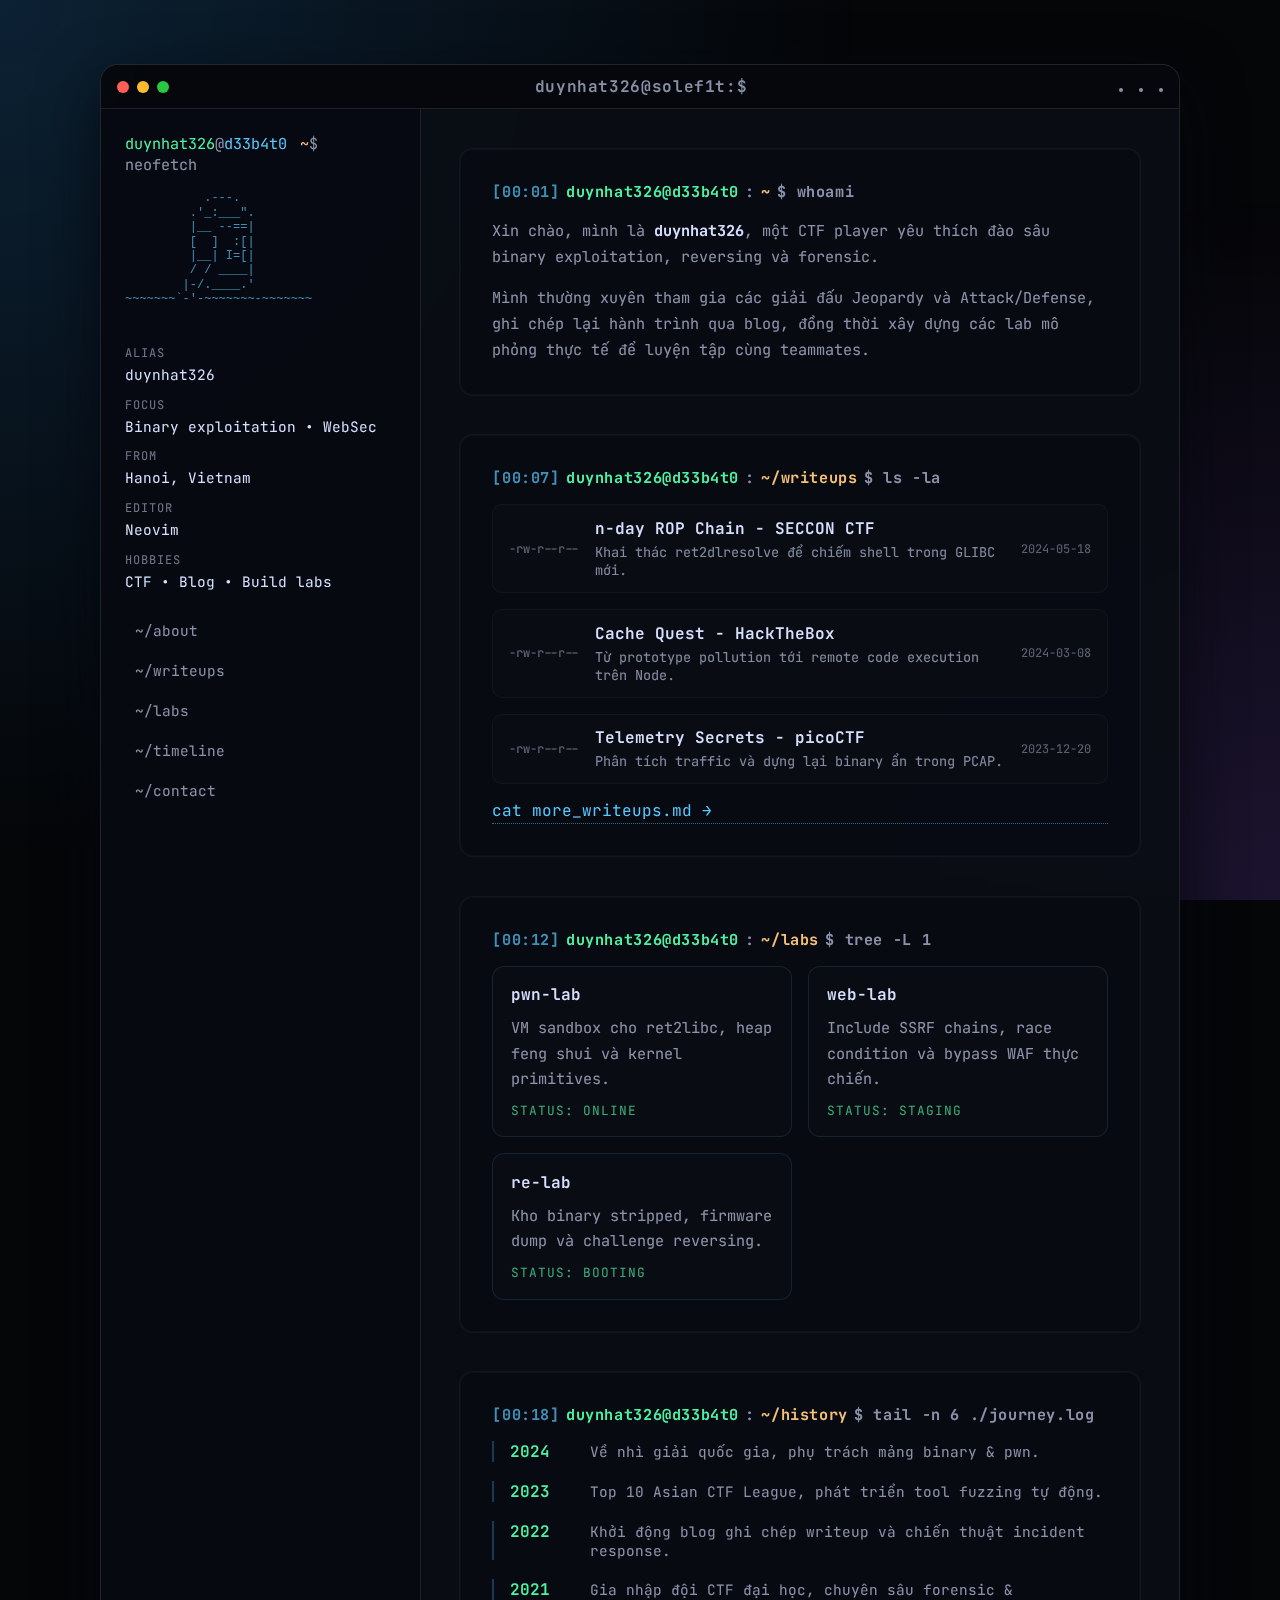
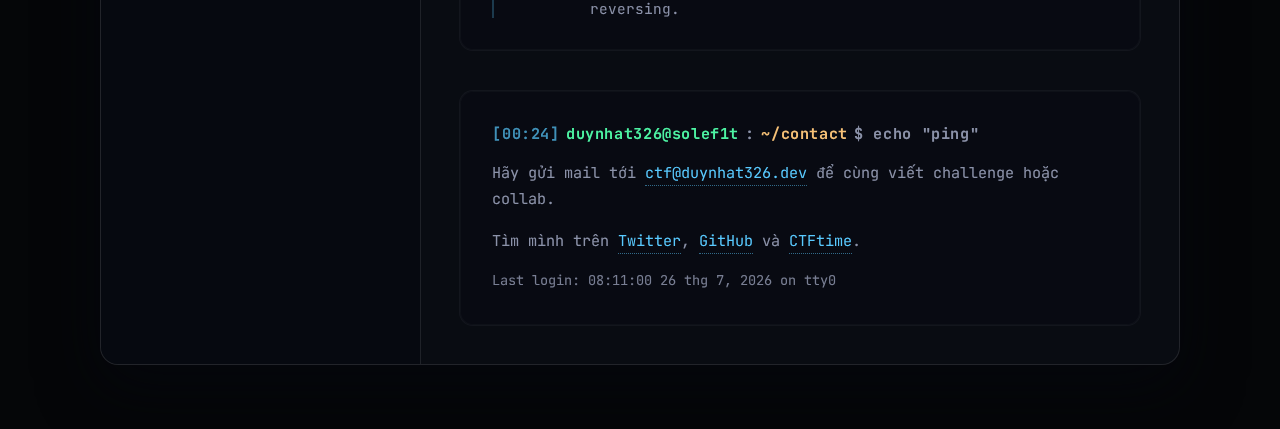
<file: index.html>
<!DOCTYPE html>
<html lang="vi">
<head>
    <meta charset="UTF-8" />
    <meta name="viewport" content="width=device-width, initial-scale=1.0" />
    <title>Solef1t - Personal Blog</title>
    <link rel="preconnect" href="https://fonts.googleapis.com" />
    <link rel="preconnect" href="https://fonts.gstatic.com" crossorigin />
    <link href="https://fonts.googleapis.com/css2?family=JetBrains+Mono:wght@400;500;600;700&display=swap" rel="stylesheet" />
    <link rel="stylesheet" href="assets/css/styles.css" />
</head>
<body>
    <div class="background"></div>
    <div class="window">
        <header class="window__bar" role="presentation">
            <div class="traffic-lights" aria-hidden="true">
                <span class="traffic traffic--close"></span>
                <span class="traffic traffic--min"></span>
                <span class="traffic traffic--max"></span>
            </div>
            <div class="window__title">duynhat326@solef1t:$</div>
            <div class="window__actions">
                <span class="dot"></span>
                <span class="dot"></span>
                <span class="dot"></span>
            </div>
        </header>
        <div class="window__body">
            <aside class="sidebar">
                <div class="sidebar__header">
                    <div class="prompt">
                        <span class="prompt__user">duynhat326</span>@<span class="prompt__host">d33b4t0</span>
                        <span class="prompt__path">~</span>$ neofetch
                    </div>
                    <pre class="ascii" aria-hidden="true">
           .---.           
         .'_:___".         
         |__ --==|         
         [  ]  :[|         
         |__| I=[|         
         / / ____|         
        |-/.____.'         
~~~~~~~`-'-~~~~~~~-~~~~~~~ 
                    </pre>
                </div>
                <dl class="facts">
                    <div>
                        <dt>Alias</dt>
                        <dd>duynhat326</dd>
                    </div>
                    <div>
                        <dt>Focus</dt>
                        <dd>Binary exploitation • WebSec</dd>
                    </div>
                    <div>
                        <dt>From</dt>
                        <dd>Hanoi, Vietnam</dd>
                    </div>
                    <div>
                        <dt>Editor</dt>
                        <dd>Neovim</dd>
                    </div>
                    <div>
                        <dt>Hobbies</dt>
                        <dd>CTF • Blog • Build labs</dd>
                    </div>
                </dl>
                <nav class="sidebar__nav" aria-label="Điều hướng">
                    <a href="#about" class="nav-link">~/about</a>
                    <a href="#writeups" class="nav-link">~/writeups</a>
                    <a href="#labs" class="nav-link">~/labs</a>
                    <a href="#timeline" class="nav-link">~/timeline</a>
                    <a href="#contact" class="nav-link">~/contact</a>
                </nav>
            </aside>
            <main class="terminal" id="terminal" tabindex="-1">
                <section id="about" class="section">
                    <h1 class="prompt-line">
                        <span class="prompt-line__prefix">[00:01]</span>
                        <span class="prompt-line__user">duynhat326@d33b4t0</span>:<span class="prompt-line__path">~</span>$ whoami
                    </h1>
                    <p>
                        Xin chào, mình là <strong>duynhat326</strong>, một CTF player yêu thích đào sâu binary exploitation, reversing và forensic.
                    </p>
                    <p>
                        Mình thường xuyên tham gia các giải đấu Jeopardy và Attack/Defense, ghi chép lại hành trình qua blog, đồng thời xây dựng các lab mô phỏng thực tế để luyện tập cùng teammates.
                    </p>
                </section>
                <section id="writeups" class="section">
                    <h2 class="prompt-line">
                        <span class="prompt-line__prefix">[00:07]</span>
                        <span class="prompt-line__user">duynhat326@d33b4t0</span>:<span class="prompt-line__path">~/writeups</span>$ ls -la
                    </h2>
                    <ul class="listing">
                        <li>
                            <span class="listing__tag">-rw-r--r--</span>
                            <div class="listing__meta">
                                <a href="#" class="listing__title">n-day ROP Chain - SECCON CTF</a>
                                <span class="listing__desc">Khai thác ret2dlresolve để chiếm shell trong GLIBC mới.</span>
                            </div>
                            <time class="listing__time">2024-05-18</time>
                        </li>
                        <li>
                            <span class="listing__tag">-rw-r--r--</span>
                            <div class="listing__meta">
                                <a href="#" class="listing__title">Cache Quest - HackTheBox</a>
                                <span class="listing__desc">Từ prototype pollution tới remote code execution trên Node.</span>
                            </div>
                            <time class="listing__time">2024-03-08</time>
                        </li>
                        <li>
                            <span class="listing__tag">-rw-r--r--</span>
                            <div class="listing__meta">
                                <a href="#" class="listing__title">Telemetry Secrets - picoCTF</a>
                                <span class="listing__desc">Phân tích traffic và dựng lại binary ẩn trong PCAP.</span>
                            </div>
                            <time class="listing__time">2023-12-20</time>
                        </li>
                    </ul>
                    <a class="inline-link" href="#">cat more_writeups.md →</a>
                </section>
                <section id="labs" class="section">
                    <h2 class="prompt-line">
                        <span class="prompt-line__prefix">[00:12]</span>
                        <span class="prompt-line__user">duynhat326@d33b4t0</span>:<span class="prompt-line__path">~/labs</span>$ tree -L 1
                    </h2>
                    <div class="lab-grid">
                        <article class="lab">
                            <header class="lab__header">pwn-lab</header>
                            <p>VM sandbox cho ret2libc, heap feng shui và kernel primitives.</p>
                            <span class="lab__status">status: online</span>
                        </article>
                        <article class="lab">
                            <header class="lab__header">web-lab</header>
                            <p>Include SSRF chains, race condition và bypass WAF thực chiến.</p>
                            <span class="lab__status">status: staging</span>
                        </article>
                        <article class="lab">
                            <header class="lab__header">re-lab</header>
                            <p>Kho binary stripped, firmware dump và challenge reversing.</p>
                            <span class="lab__status">status: booting</span>
                        </article>
                    </div>
                </section>
                <section id="timeline" class="section">
                    <h2 class="prompt-line">
                        <span class="prompt-line__prefix">[00:18]</span>
                        <span class="prompt-line__user">duynhat326@d33b4t0</span>:<span class="prompt-line__path">~/history</span>$ tail -n 6 ./journey.log
                    </h2>
                    <ol class="timeline">
                        <li>
                            <span class="timeline__year">2024</span>
                            <span class="timeline__event">Về nhì giải quốc gia, phụ trách mảng binary &amp; pwn.</span>
                        </li>
                        <li>
                            <span class="timeline__year">2023</span>
                            <span class="timeline__event">Top 10 Asian CTF League, phát triển tool fuzzing tự động.</span>
                        </li>
                        <li>
                            <span class="timeline__year">2022</span>
                            <span class="timeline__event">Khởi động blog ghi chép writeup và chiến thuật incident response.</span>
                        </li>
                        <li>
                            <span class="timeline__year">2021</span>
                            <span class="timeline__event">Gia nhập đội CTF đại học, chuyên sâu forensic &amp; reversing.</span>
                        </li>
                    </ol>
                </section>
                <section id="contact" class="section">
                    <h2 class="prompt-line">
                        <span class="prompt-line__prefix">[00:24]</span>
                        <span class="prompt-line__user">duynhat326@solef1t</span>:<span class="prompt-line__path">~/contact</span>$ echo "ping"
                    </h2>
                    <p>Hãy gửi mail tới <a class="inline-link" href="mailto:ctf@duynhat326.dev">ctf@duynhat326.dev</a> để cùng viết challenge hoặc collab.</p>
                    <p>Tìm mình trên <a class="inline-link" href="https://twitter.com" rel="noopener" target="_blank">Twitter</a>, <a class="inline-link" href="https://github.com" rel="noopener" target="_blank">GitHub</a> và <a class="inline-link" href="https://ctftime.org" rel="noopener" target="_blank">CTFtime</a>.</p>
                    <p class="last-login">Last login: <span id="last-login">--</span> on tty0</p>
                </section>
            </main>
        </div>
    </div>
    <script src="assets/js/script.js"></script>
</body>
</html>
</file>
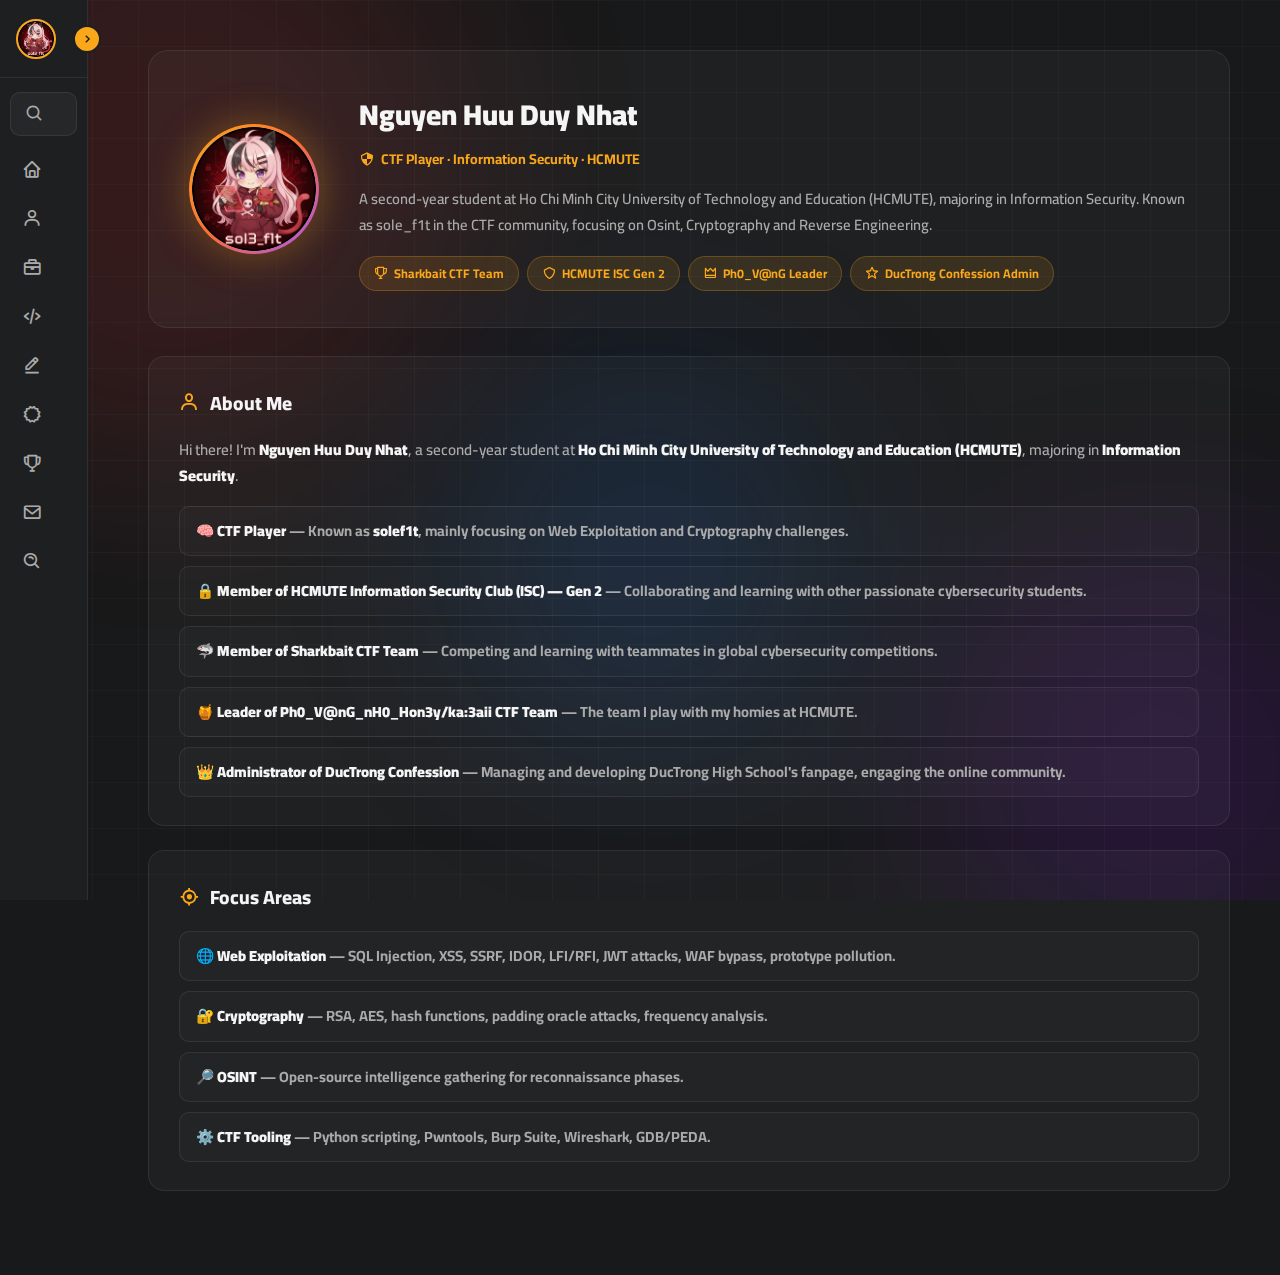
<file: about.html>
<!DOCTYPE html>
<html lang="en">
<head>
  <meta charset="UTF-8" />
  <meta name="viewport" content="width=device-width, initial-scale=1.0" />
  <title>About — Sole_f1t</title>
  <meta name="description" content="About Nguyen Huu Duy Nhat — Sole_f1t" />
  <link rel="icon" href="avatar.svg?v=2" type="image/svg+xml" />
  <link rel="preconnect" href="https://fonts.googleapis.com" />
  <link rel="preconnect" href="https://fonts.gstatic.com" crossorigin />
  <link href="https://fonts.googleapis.com/css2?family=Cairo:wght@300;400;500;600;700;800;900&family=JetBrains+Mono:wght@400;500;600&display=swap" rel="stylesheet" />
  <link href="https://unpkg.com/boxicons@2.1.4/css/boxicons.min.css" rel="stylesheet" />
  <link rel="stylesheet" href="assets/css/base.css" />
  <link rel="stylesheet" href="assets/css/about.css" />
</head>
<body>

  <div class="bg-animation" aria-hidden="true">
    <div class="shape shape-red"></div>
    <div class="shape shape-purple"></div>
    <div class="shape shape-blue"></div>
    <div class="grid-overlay"></div>
  </div>

  <nav class="sidebar closed" aria-label="Main navigation">
    <header>
      <div class="image-text">
        <span class="image"><img src="assets/img/avatar.png" alt="Sole_f1t avatar" loading="lazy" /></span>
        <div class="text logo-text">
          <span class="name">Sole_f1t</span>
          <span class="profession">CTF Player · Security</span>
        </div>
      </div>
      <i class="bx bx-chevron-right toggle"></i>
    </header>
    <div class="menu-bar">
      <div class="menu">
        <li class="search-box">
          <i class="bx bx-search icon"></i>
          <input type="text" placeholder="Search…" aria-label="Search" />
        </li>
        <ul class="menu-links">
          <li><a href="index.html"><i class="bx bx-home icon"></i><span class="text">Home</span></a></li>
          <li><a href="about.html"><i class="bx bx-user icon"></i><span class="text">About</span></a></li>
          <li><a href="experience.html"><i class="bx bx-briefcase icon"></i><span class="text">Experience</span></a></li>
          <li><a href="projects.html"><i class="bx bx-code-alt icon"></i><span class="text">Projects</span></a></li>
          <li><a href="writeups.html"><i class="bx bx-edit-alt icon"></i><span class="text">Write-ups</span></a></li>
          <li><a href="certificates.html"><i class="bx bx-certification icon"></i><span class="text">Certificates</span></a></li>
          <li><a href="rewards.html"><i class="bx bx-trophy icon"></i><span class="text">Rewards</span></a></li>
          <li><a href="contact.html"><i class="bx bx-envelope icon"></i><span class="text">Contact</span></a></li>
          <li><a href="search.html"><i class="bx bx-search-alt icon"></i><span class="text">Search</span></a></li>
        </ul>
      </div>
    </div>
  </nav>

  <nav class="mobile-nav" aria-label="Mobile navigation">
    <ul>
      <li><a href="index.html"><i class="bx bx-home"></i><span>Home</span></a></li>
      <li><a href="about.html"><i class="bx bx-user"></i><span>About</span></a></li>
      <li><a href="writeups.html"><i class="bx bx-edit-alt"></i><span>Write-ups</span></a></li>
      <li><a href="rewards.html"><i class="bx bx-trophy"></i><span>Rewards</span></a></li>
      <li><a href="search.html"><i class="bx bx-search-alt"></i><span>Search</span></a></li>
    </ul>
  </nav>

  <div class="l-main">
    <div class="page-wrapper">

      <!-- Profile Hero -->
      <div class="about-hero">
        <div class="about-avatar-wrap">
          <img src="assets/img/avatar.png" alt="Nguyen Huu Duy Nhat — Sole_f1t" loading="lazy" />
        </div>
        <div class="about-hero-info">
          <h1 class="about-name">Nguyen Huu Duy Nhat</h1>
          <p class="about-role">
            <i class="bx bx-shield-quarter"></i>
            CTF Player · Information Security · HCMUTE
          </p>
          <p class="about-bio">
            A second-year student at Ho Chi Minh City University of Technology and Education (HCMUTE),
            majoring in Information Security. Known as sole_f1t in the CTF community,
            focusing on Osint, Cryptography and Reverse Engineering.
          </p>
          <div class="about-badges">
            <span class="about-badge"><i class="bx bx-trophy"></i> Sharkbait CTF Team</span>
            <span class="about-badge"><i class="bx bx-shield"></i> HCMUTE ISC Gen 2</span>
            <span class="about-badge"><i class="bx bx-crown"></i> Ph0_V@nG Leader</span>
            <span class="about-badge"><i class="bx bx-star"></i> DucTrong Confession Admin</span>
          </div>
        </div>
      </div>

      <div class="content-card">
        <h2 class="card-title"><i class="bx bx-user"></i> About Me</h2>
        <p style="color:var(--text-muted);font-size:.95rem;line-height:1.75;margin-bottom:16px;font-weight:600;">
          Hi there! I'm <strong style="color:var(--text)">Nguyen Huu Duy Nhat</strong>, a second-year student at
          <strong style="color:var(--text)">Ho Chi Minh City University of Technology and Education (HCMUTE)</strong>,
          majoring in <strong style="color:var(--text)">Information Security</strong>.
        </p>
        <ul class="highlights">
          <li>🧠 <strong>CTF Player</strong> — Known as <strong>solef1t</strong>, mainly focusing on Web Exploitation and Cryptography challenges.</li>
          <li>🔒 <strong>Member of HCMUTE Information Security Club (ISC) — Gen 2</strong> — Collaborating and learning with other passionate cybersecurity students.</li>
          <li>🦈 <strong>Member of Sharkbait CTF Team</strong> — Competing and learning with teammates in global cybersecurity competitions.</li>
          <li>🍯 <strong>Leader of Ph0_V@nG_nH0_Hon3y/ka:3aii CTF Team</strong> — The team I play with my homies at HCMUTE.</li>
          <li>👑 <strong>Administrator of DucTrong Confession</strong> — Managing and developing DucTrong High School's fanpage, engaging the online community.</li>
        </ul>
      </div>

      <div class="content-card">
        <h2 class="card-title"><i class="bx bx-target-lock"></i> Focus Areas</h2>
        <ul class="highlights">
          <li>🌐 <strong>Web Exploitation</strong> — SQL Injection, XSS, SSRF, IDOR, LFI/RFI, JWT attacks, WAF bypass, prototype pollution.</li>
          <li>🔐 <strong>Cryptography</strong> — RSA, AES, hash functions, padding oracle attacks, frequency analysis.</li>
          <li>🔎 <strong>OSINT</strong> — Open-source intelligence gathering for reconnaissance phases.</li>
          <li>⚙️ <strong>CTF Tooling</strong> — Python scripting, Pwntools, Burp Suite, Wireshark, GDB/PEDA.</li>
        </ul>
      </div>

    </div>
  </div>

  <button class="scroll-top-btn" id="scrollTopBtn" aria-label="Scroll to top">
    <i class="bx bx-chevron-up"></i>
  </button>

  <script src="assets/js/script.js"></script>
</body>
</html>
</file>
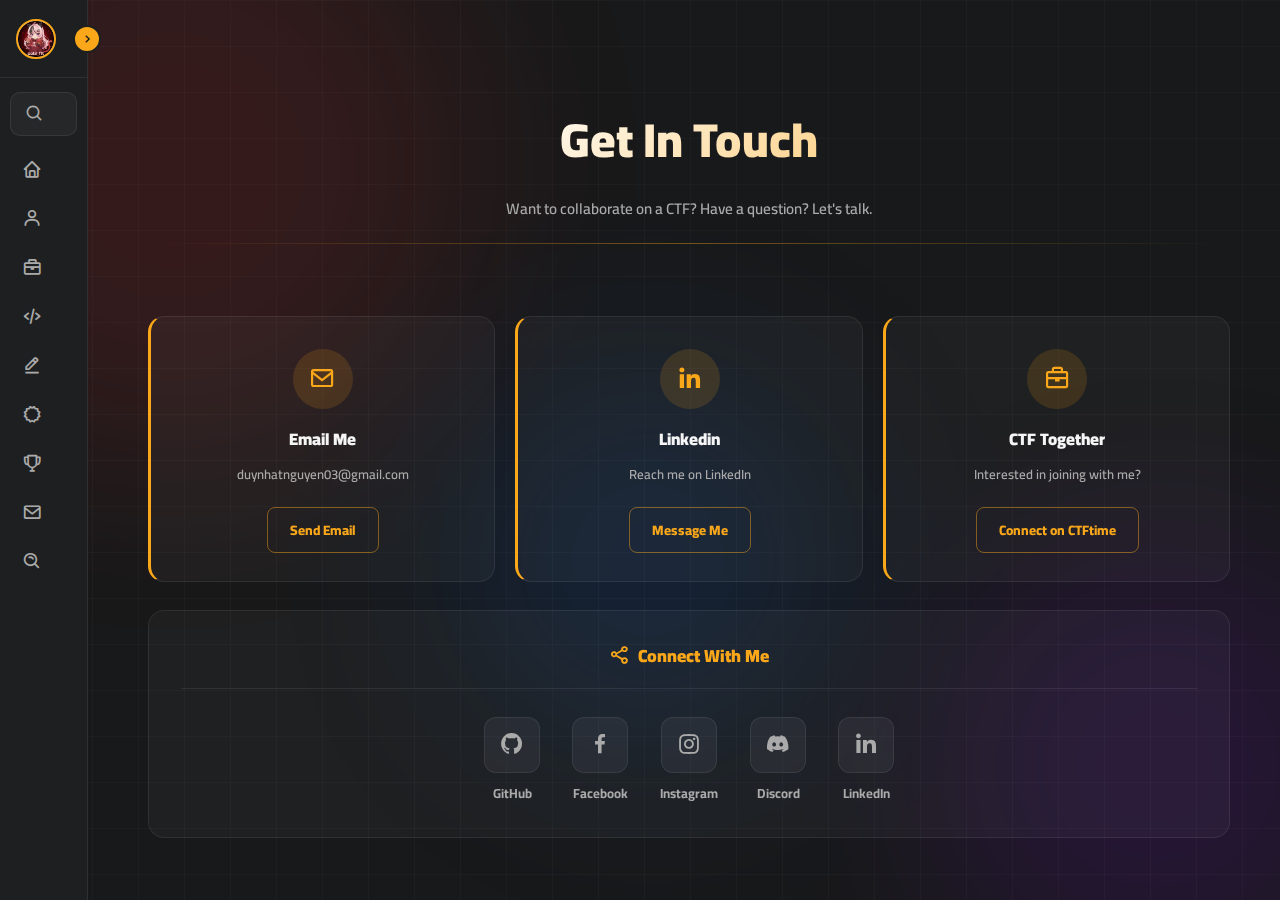
<file: contact.html>
<!DOCTYPE html>
<html lang="en">
<head>
  <meta charset="UTF-8" />
  <meta name="viewport" content="width=device-width, initial-scale=1.0" />
  <title>Contact — Sole_f1t</title>
  <meta name="description" content="Contact Sole_f1t — Nguyen Huu Duy Nhat" />
  <link rel="icon" href="avatar.svg?v=2" type="image/svg+xml" />
  <link rel="preconnect" href="https://fonts.googleapis.com" />
  <link rel="preconnect" href="https://fonts.gstatic.com" crossorigin />
  <link href="https://fonts.googleapis.com/css2?family=Cairo:wght@300;400;500;600;700;800;900&family=JetBrains+Mono:wght@400;500;600&display=swap" rel="stylesheet" />
  <link href="https://unpkg.com/boxicons@2.1.4/css/boxicons.min.css" rel="stylesheet" />
  <link rel="stylesheet" href="assets/css/base.css" />
  <link rel="stylesheet" href="assets/css/contact.css" />
</head>
<body>

  <div class="bg-animation" aria-hidden="true">
    <div class="shape shape-red"></div>
    <div class="shape shape-purple"></div>
    <div class="shape shape-blue"></div>
    <div class="grid-overlay"></div>
  </div>

  <nav class="sidebar closed" aria-label="Main navigation">
    <header>
      <div class="image-text">
        <span class="image"><img src="assets/img/avatar.png" alt="Sole_f1t avatar" loading="lazy" /></span>
        <div class="text logo-text">
          <span class="name">Sole_f1t</span>
          <span class="profession">CTF Player · Security</span>
        </div>
      </div>
      <i class="bx bx-chevron-right toggle"></i>
    </header>
    <div class="menu-bar">
      <div class="menu">
        <li class="search-box">
          <i class="bx bx-search icon"></i>
          <input type="text" placeholder="Search…" aria-label="Search" />
        </li>
        <ul class="menu-links">
          <li><a href="index.html"><i class="bx bx-home icon"></i><span class="text">Home</span></a></li>
          <li><a href="about.html"><i class="bx bx-user icon"></i><span class="text">About</span></a></li>
          <li><a href="experience.html"><i class="bx bx-briefcase icon"></i><span class="text">Experience</span></a></li>
          <li><a href="projects.html"><i class="bx bx-code-alt icon"></i><span class="text">Projects</span></a></li>
          <li><a href="writeups.html"><i class="bx bx-edit-alt icon"></i><span class="text">Write-ups</span></a></li>
          <li><a href="certificates.html"><i class="bx bx-certification icon"></i><span class="text">Certificates</span></a></li>
          <li><a href="rewards.html"><i class="bx bx-trophy icon"></i><span class="text">Rewards</span></a></li>
          <li><a href="contact.html"><i class="bx bx-envelope icon"></i><span class="text">Contact</span></a></li>
          <li><a href="search.html"><i class="bx bx-search-alt icon"></i><span class="text">Search</span></a></li>
        </ul>
      </div>
    </div>
  </nav>

  <nav class="mobile-nav" aria-label="Mobile navigation">
    <ul>
      <li><a href="index.html"><i class="bx bx-home"></i><span>Home</span></a></li>
      <li><a href="about.html"><i class="bx bx-user"></i><span>About</span></a></li>
      <li><a href="writeups.html"><i class="bx bx-edit-alt"></i><span>Write-ups</span></a></li>
      <li><a href="rewards.html"><i class="bx bx-trophy"></i><span>Rewards</span></a></li>
      <li><a href="search.html"><i class="bx bx-search-alt"></i><span>Search</span></a></li>
    </ul>
  </nav>

  <div class="l-main">
    <div class="page-wrapper">

      <!-- Page heading -->
      <div class="contact-page-head">
        <h1 class="contact-page-title">Get In Touch</h1>
        <p class="contact-page-sub">Want to collaborate on a CTF? Have a question? Let's talk.</p>
        <div class="contact-head-line"></div>
      </div>

      <!-- 3 main contact cards -->
      <div class="contact-cards">

        <div class="contact-main-card">
          <div class="cmc-icon"><i class="bx bx-envelope"></i></div>
          <div class="cmc-title">Email Me</div>
          <div class="cmc-sub">duynhatnguyen03@gmail.com</div>
          <a href="mailto:duynhatnguyen03@gmail.com" class="cmc-btn">Send Email</a>
        </div>

        <div class="contact-main-card">
          <div class="cmc-icon"><i class="bx bxl-linkedin"></i></div>
          <div class="cmc-title">Linkedin</div>
          <div class="cmc-sub">Reach me on LinkedIn</div>
          <a href="https://www.linkedin.com/in/solenguyen/" target="_blank" rel="noopener" class="cmc-btn">Message Me</a>
        </div>

        <div class="contact-main-card">
          <div class="cmc-icon"><i class="bx bx-briefcase"></i></div>
          <div class="cmc-title">CTF Together</div>
          <div class="cmc-sub">Interested in joining with me?</div>
          <a href="https://ctftime.org/team/398066" target="_blank" rel="noopener" class="cmc-btn">Connect on CTFtime</a>
        </div>

      </div>

      <!-- Social links panel -->
      <div class="contact-social-panel">
        <div class="csp-title"><i class="bx bx-share-alt"></i> Connect With Me</div>
        <div class="csp-divider"></div>
        <div class="csp-grid">

          <a href="https://github.com/duynhat326" target="_blank" rel="noopener" class="csp-link">
            <div class="csp-link-icon"><i class="bx bxl-github"></i></div>
            <span>GitHub</span>
          </a>

          <a href="https://www.facebook.com/duy.nhat.0302" target="_blank" rel="noopener" class="csp-link">
            <div class="csp-link-icon"><i class="bx bxl-facebook"></i></div>
            <span>Facebook</span>
          </a>

          <a href="https://www.instagram.com/duy.nhat.0302" target="_blank" rel="noopener" class="csp-link">
            <div class="csp-link-icon"><i class="bx bxl-instagram"></i></div>
            <span>Instagram</span>
          </a>

          <a href="https://discord.com/users/duynhat326" target="_blank" rel="noopener" class="csp-link">
            <div class="csp-link-icon"><i class="bx bxl-discord-alt"></i></div>
            <span>Discord</span>
          </a>

          <a href="https://www.linkedin.com/in/solenguyen/" target="_blank" rel="noopener" class="csp-link">
            <div class="csp-link-icon"><i class="bx bxl-linkedin"></i></div>
            <span>LinkedIn</span>
          </a>

        </div>
      </div>

    </div>
  </div>

  <button class="scroll-top-btn" id="scrollTopBtn" aria-label="Scroll to top">
    <i class="bx bx-chevron-up"></i>
  </button>

  <script src="assets/js/script.js"></script>
</body>
</html>
</file>
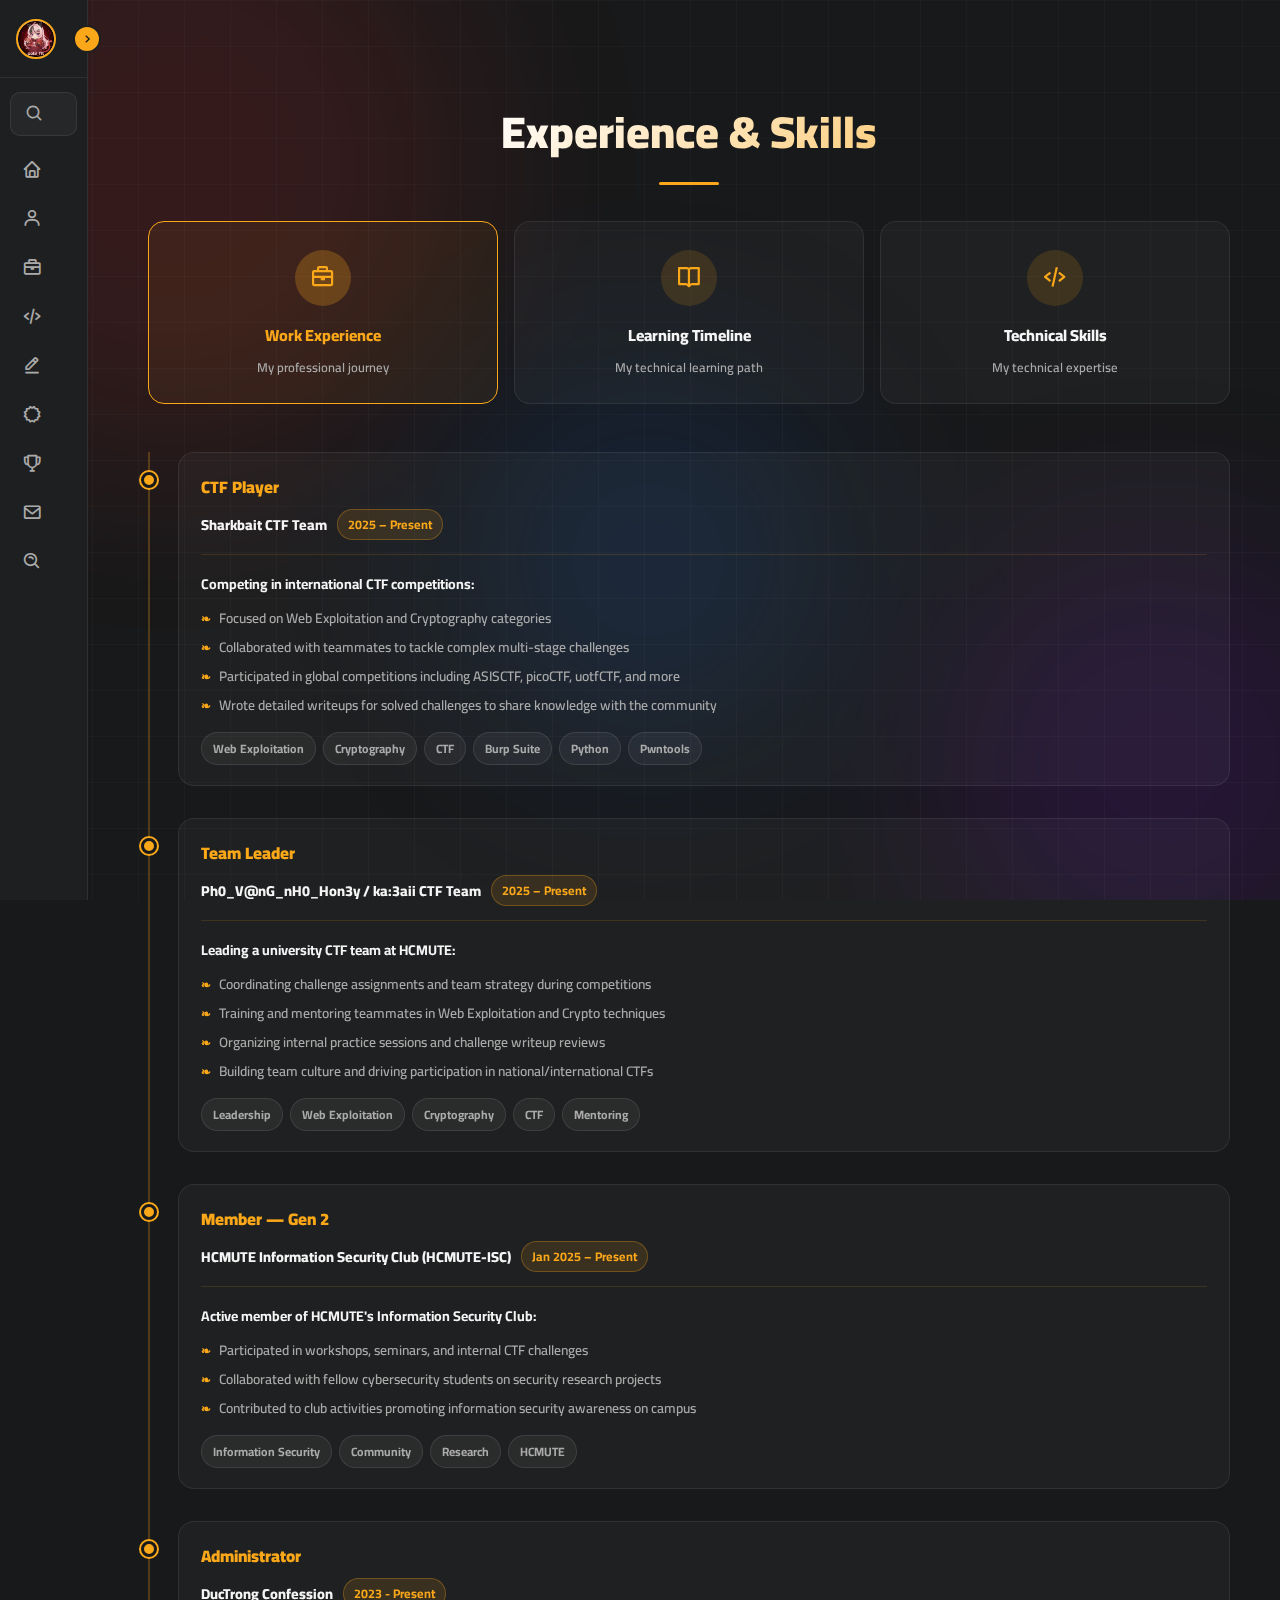
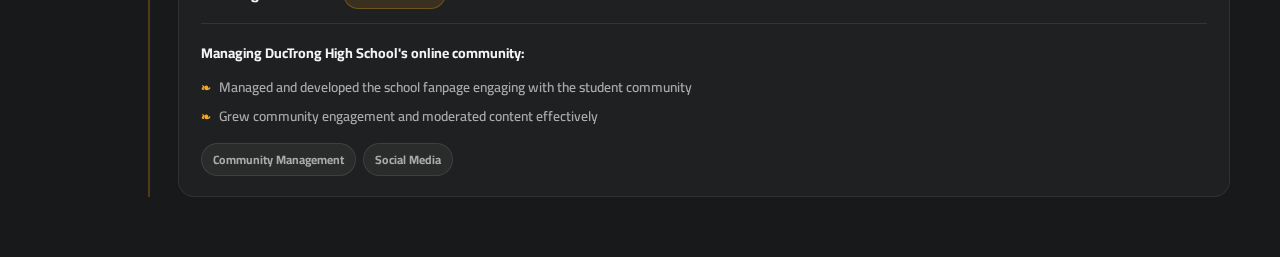
<file: experience.html>
<!DOCTYPE html>
<html lang="en">
<head>
  <meta charset="UTF-8" />
  <meta name="viewport" content="width=device-width, initial-scale=1.0" />
  <title>Experience — Sole_f1t</title>
  <meta name="description" content="Experience and activities of Sole_f1t" />
  <link rel="icon" href="avatar.svg?v=2" type="image/svg+xml" />
  <link rel="preconnect" href="https://fonts.googleapis.com" />
  <link rel="preconnect" href="https://fonts.gstatic.com" crossorigin />
  <link href="https://fonts.googleapis.com/css2?family=Cairo:wght@300;400;500;600;700;800;900&family=JetBrains+Mono:wght@400;500;600&display=swap" rel="stylesheet" />
  <link href="https://unpkg.com/boxicons@2.1.4/css/boxicons.min.css" rel="stylesheet" />
  <link rel="stylesheet" href="assets/css/base.css" />
  <link rel="stylesheet" href="assets/css/experience.css" />
</head>
<body>

  <div class="bg-animation" aria-hidden="true">
    <div class="shape shape-red"></div>
    <div class="shape shape-purple"></div>
    <div class="shape shape-blue"></div>
    <div class="grid-overlay"></div>
  </div>

  <nav class="sidebar closed" aria-label="Main navigation">
    <header>
      <div class="image-text">
        <span class="image"><img src="assets/img/avatar.png" alt="Sole_f1t avatar" loading="lazy" /></span>
        <div class="text logo-text">
          <span class="name">Sole_f1t</span>
          <span class="profession">CTF Player · Security</span>
        </div>
      </div>
      <i class="bx bx-chevron-right toggle"></i>
    </header>
    <div class="menu-bar">
      <div class="menu">
        <li class="search-box">
          <i class="bx bx-search icon"></i>
          <input type="text" placeholder="Search…" aria-label="Search" />
        </li>
        <ul class="menu-links">
          <li><a href="index.html"><i class="bx bx-home icon"></i><span class="text">Home</span></a></li>
          <li><a href="about.html"><i class="bx bx-user icon"></i><span class="text">About</span></a></li>
          <li><a href="experience.html"><i class="bx bx-briefcase icon"></i><span class="text">Experience</span></a></li>
          <li><a href="projects.html"><i class="bx bx-code-alt icon"></i><span class="text">Projects</span></a></li>
          <li><a href="writeups.html"><i class="bx bx-edit-alt icon"></i><span class="text">Write-ups</span></a></li>
          <li><a href="certificates.html"><i class="bx bx-certification icon"></i><span class="text">Certificates</span></a></li>
          <li><a href="rewards.html"><i class="bx bx-trophy icon"></i><span class="text">Rewards</span></a></li>
          <li><a href="contact.html"><i class="bx bx-envelope icon"></i><span class="text">Contact</span></a></li>
          <li><a href="search.html"><i class="bx bx-search-alt icon"></i><span class="text">Search</span></a></li>
        </ul>
      </div>
    </div>
  </nav>

  <nav class="mobile-nav" aria-label="Mobile navigation">
    <ul>
      <li><a href="index.html"><i class="bx bx-home"></i><span>Home</span></a></li>
      <li><a href="about.html"><i class="bx bx-user"></i><span>About</span></a></li>
      <li><a href="writeups.html"><i class="bx bx-edit-alt"></i><span>Write-ups</span></a></li>
      <li><a href="rewards.html"><i class="bx bx-trophy"></i><span>Rewards</span></a></li>
      <li><a href="search.html"><i class="bx bx-search-alt"></i><span>Search</span></a></li>
    </ul>
  </nav>

  <div class="l-main">
    <div class="page-wrapper">

      <!-- ── Page heading ── -->
      <div class="exp-page-head">
        <h1 class="exp-page-title">Experience &amp; Skills</h1>
        <div class="exp-underline"></div>
      </div>

      <!-- ── Tab selector ── -->
      <div class="exp-tabs">
        <div class="exp-tab active" data-tab="work">
          <div class="exp-tab-icon"><i class="bx bx-briefcase"></i></div>
          <div class="exp-tab-name">Work Experience</div>
          <div class="exp-tab-sub">My professional journey</div>
        </div>
        <div class="exp-tab" data-tab="learning">
          <div class="exp-tab-icon"><i class="bx bx-book-open"></i></div>
          <div class="exp-tab-name">Learning Timeline</div>
          <div class="exp-tab-sub">My technical learning path</div>
        </div>
        <div class="exp-tab" data-tab="skills">
          <div class="exp-tab-icon"><i class="bx bx-code-alt"></i></div>
          <div class="exp-tab-name">Technical Skills</div>
          <div class="exp-tab-sub">My technical expertise</div>
        </div>
      </div>

      <!-- ══════════════════════════════════════════
           PANEL 1 — Work Experience
      ══════════════════════════════════════════ -->
      <div class="exp-panel active" id="tab-work">
        <div class="exp-timeline">

          <!-- Entry 1 -->
          <div class="exp-tl-item">
            <div class="exp-tl-line-wrap">
              <div class="exp-tl-dot"></div>
            </div>
            <div class="exp-tl-content">
              <div class="exp-tl-header">
                <div class="exp-tl-role">CTF Player</div>
                <div class="exp-tl-meta">
                  <span class="exp-tl-org">Sharkbait CTF Team</span>
                  <span class="exp-tl-badge">2025 – Present</span>
                </div>
              </div>
              <div class="exp-tl-divider"></div>
              <div class="exp-tl-body">
                <p class="exp-tl-lead">Competing in international CTF competitions:</p>
                <ul class="exp-tl-bullets">
                  <li>Focused on Web Exploitation and Cryptography categories</li>
                  <li>Collaborated with teammates to tackle complex multi-stage challenges</li>
                  <li>Participated in global competitions including ASISCTF, picoCTF, uotfCTF, and more</li>
                  <li>Wrote detailed writeups for solved challenges to share knowledge with the community</li>
                </ul>
                <div class="exp-tl-tags">
                  <span class="exp-tl-tag">Web Exploitation</span>
                  <span class="exp-tl-tag">Cryptography</span>
                  <span class="exp-tl-tag">CTF</span>
                  <span class="exp-tl-tag">Burp Suite</span>
                  <span class="exp-tl-tag">Python</span>
                  <span class="exp-tl-tag">Pwntools</span>
                </div>
              </div>
            </div>
          </div>

          <!-- Entry 2 -->
          <div class="exp-tl-item">
            <div class="exp-tl-line-wrap">
              <div class="exp-tl-dot"></div>
            </div>
            <div class="exp-tl-content">
              <div class="exp-tl-header">
                <div class="exp-tl-role">Team Leader</div>
                <div class="exp-tl-meta">
                  <span class="exp-tl-org">Ph0_V@nG_nH0_Hon3y / ka:3aii CTF Team</span>
                  <span class="exp-tl-badge">2025 – Present</span>
                </div>
              </div>
              <div class="exp-tl-divider"></div>
              <div class="exp-tl-body">
                <p class="exp-tl-lead">Leading a university CTF team at HCMUTE:</p>
                <ul class="exp-tl-bullets">
                  <li>Coordinating challenge assignments and team strategy during competitions</li>
                  <li>Training and mentoring teammates in Web Exploitation and Crypto techniques</li>
                  <li>Organizing internal practice sessions and challenge writeup reviews</li>
                  <li>Building team culture and driving participation in national/international CTFs</li>
                </ul>
                <div class="exp-tl-tags">
                  <span class="exp-tl-tag">Leadership</span>
                  <span class="exp-tl-tag">Web Exploitation</span>
                  <span class="exp-tl-tag">Cryptography</span>
                  <span class="exp-tl-tag">CTF</span>
                  <span class="exp-tl-tag">Mentoring</span>
                </div>
              </div>
            </div>
          </div>

          <!-- Entry 3 -->
          <div class="exp-tl-item">
            <div class="exp-tl-line-wrap">
              <div class="exp-tl-dot"></div>
            </div>
            <div class="exp-tl-content">
              <div class="exp-tl-header">
                <div class="exp-tl-role">Member — Gen 2</div>
                <div class="exp-tl-meta">
                  <span class="exp-tl-org">HCMUTE Information Security Club (HCMUTE-ISC)</span>
                  <span class="exp-tl-badge">Jan 2025 – Present</span>
                </div>
              </div>
              <div class="exp-tl-divider"></div>
              <div class="exp-tl-body">
                <p class="exp-tl-lead">Active member of HCMUTE's Information Security Club:</p>
                <ul class="exp-tl-bullets">
                  <li>Participated in workshops, seminars, and internal CTF challenges</li>
                  <li>Collaborated with fellow cybersecurity students on security research projects</li>
                  <li>Contributed to club activities promoting information security awareness on campus</li>
                </ul>
                <div class="exp-tl-tags">
                  <span class="exp-tl-tag">Information Security</span>
                  <span class="exp-tl-tag">Community</span>
                  <span class="exp-tl-tag">Research</span>
                  <span class="exp-tl-tag">HCMUTE</span>
                </div>
              </div>
            </div>
          </div>

          <!-- Entry 4 -->
          <div class="exp-tl-item">
            <div class="exp-tl-line-wrap">
              <div class="exp-tl-dot"></div>
            </div>
            <div class="exp-tl-content">
              <div class="exp-tl-header">
                <div class="exp-tl-role">Administrator</div>
                <div class="exp-tl-meta">
                  <span class="exp-tl-org">DucTrong Confession</span>
                  <span class="exp-tl-badge">2023 - Present</span>
                </div>
              </div>
              <div class="exp-tl-divider"></div>
              <div class="exp-tl-body">
                <p class="exp-tl-lead">Managing DucTrong High School's online community:</p>
                <ul class="exp-tl-bullets">
                  <li>Managed and developed the school fanpage engaging with the student community</li>
                  <li>Grew community engagement and moderated content effectively</li>
                </ul>
                <div class="exp-tl-tags">
                  <span class="exp-tl-tag">Community Management</span>
                  <span class="exp-tl-tag">Social Media</span>
                </div>
              </div>
            </div>
          </div>

        </div>
      </div>

      <!-- ══════════════════════════════════════════
           PANEL 2 — Learning Timeline
      ══════════════════════════════════════════ -->
      <div class="exp-panel" id="tab-learning">
        <div class="learn-head">
          <h2 class="learn-title">My Cybersecurity Learning Journey</h2>
          <div class="exp-underline"></div>
          <p class="learn-sub">Progression from beginner to CTF competitor, focusing on Web Exploitation &amp; Cryptography.</p>
        </div>

        <div class="learn-grid">

          <div class="learn-card">
            <div class="learn-year">2023</div>
            <div class="learn-card-title">Foundation</div>
            <ul class="learn-list">
              <li><i class="bx bx-chevron-right"></i> Enrolled at HCMUTE — Information Security major</li>
              <li><i class="bx bx-chevron-right"></i> Started CTF practice on picoCTF &amp; TryHackMe</li>
              <li><i class="bx bx-chevron-right"></i> Learned Linux, networking, and basic scripting</li>
              <li><i class="bx bx-chevron-right"></i> Joined HCMUTE ISC Gen 2</li>
            </ul>
            <div class="learn-tags">
              <span class="learn-tag">Linux</span>
              <span class="learn-tag">Python</span>
              <span class="learn-tag">Networking</span>
              <span class="learn-tag">picoCTF</span>
            </div>
          </div>

          <div class="learn-card">
            <div class="learn-year">2024</div>
            <div class="learn-card-title">Web Exploitation</div>
            <ul class="learn-list">
              <li><i class="bx bx-chevron-right"></i> Mastered SQL Injection, XSS, SSRF, IDOR</li>
              <li><i class="bx bx-chevron-right"></i> Learned LFI/RFI, JWT attacks, Prototype Pollution</li>
              <li><i class="bx bx-chevron-right"></i> Started using Burp Suite professionally</li>
              <li><i class="bx bx-chevron-right"></i> Joined Sharkbait CTF Team &amp; led Ph0_V@nG team</li>
            </ul>
            <div class="learn-tags">
              <span class="learn-tag">Burp Suite</span>
              <span class="learn-tag">SQLMap</span>
              <span class="learn-tag">JWT</span>
              <span class="learn-tag">OWASP Top 10</span>
            </div>
          </div>

          <div class="learn-card">
            <div class="learn-year">2024</div>
            <div class="learn-card-title">Cryptography</div>
            <ul class="learn-list">
              <li><i class="bx bx-chevron-right"></i> Studied RSA, AES (ECB/CBC), and hash functions</li>
              <li><i class="bx bx-chevron-right"></i> Learned Padding Oracle, XOR &amp; stream cipher attacks</li>
              <li><i class="bx bx-chevron-right"></i> Solved crypto challenges in ASISCTF, uotfCTF</li>
              <li><i class="bx bx-chevron-right"></i> Applied math skills — number theory, modular arithmetic</li>
            </ul>
            <div class="learn-tags">
              <span class="learn-tag">RSA</span>
              <span class="learn-tag">AES</span>
              <span class="learn-tag">SageMath</span>
              <span class="learn-tag">Python</span>
            </div>
          </div>

          <div class="learn-card">
            <div class="learn-year">2025</div>
            <div class="learn-card-title">Advanced Research</div>
            <ul class="learn-list">
              <li><i class="bx bx-chevron-right"></i> Exploring binary exploitation &amp; reverse engineering</li>
              <li><i class="bx bx-chevron-right"></i> Deepening knowledge in WAF bypass techniques</li>
              <li><i class="bx bx-chevron-right"></i> Building personal security labs with Docker</li>
              <li><i class="bx bx-chevron-right"></i> Writing detailed technical writeups for CTF challenges</li>
            </ul>
            <div class="learn-tags">
              <span class="learn-tag">Pwn</span>
              <span class="learn-tag">Reverse Engineering</span>
              <span class="learn-tag">Docker</span>
              <span class="learn-tag">GDB/PEDA</span>
            </div>
          </div>

        </div>
      </div>

      <!-- ══════════════════════════════════════════
           PANEL 3 — Technical Skills
      ══════════════════════════════════════════ -->
      <div class="exp-panel" id="tab-skills">

        <!-- Category: Web Exploitation -->
        <div class="skill-section">
          <div class="skill-section-title"><i class="bx bx-globe"></i> Web Exploitation</div>
          <div class="skill-bars">
            <div class="skill-bar-item">
              <div class="skill-bar-top"><span>SQL Injection</span><span class="skill-pct">90%</span></div>
              <div class="skill-track"><div class="skill-fill" style="--w:90%"></div></div>
            </div>
            <div class="skill-bar-item">
              <div class="skill-bar-top"><span>XSS / CSRF</span><span class="skill-pct">85%</span></div>
              <div class="skill-track"><div class="skill-fill" style="--w:85%"></div></div>
            </div>
            <div class="skill-bar-item">
              <div class="skill-bar-top"><span>SSRF / IDOR</span><span class="skill-pct">80%</span></div>
              <div class="skill-track"><div class="skill-fill" style="--w:80%"></div></div>
            </div>
            <div class="skill-bar-item">
              <div class="skill-bar-top"><span>LFI / RFI</span><span class="skill-pct">80%</span></div>
              <div class="skill-track"><div class="skill-fill" style="--w:80%"></div></div>
            </div>
            <div class="skill-bar-item">
              <div class="skill-bar-top"><span>JWT Attacks</span><span class="skill-pct">78%</span></div>
              <div class="skill-track"><div class="skill-fill" style="--w:78%"></div></div>
            </div>
            <div class="skill-bar-item">
              <div class="skill-bar-top"><span>Prototype Pollution / WAF Bypass</span><span class="skill-pct">72%</span></div>
              <div class="skill-track"><div class="skill-fill" style="--w:72%"></div></div>
            </div>
          </div>
        </div>

        <!-- Category: Cryptography -->
        <div class="skill-section">
          <div class="skill-section-title"><i class="bx bx-lock-alt"></i> Cryptography</div>
          <div class="skill-bars">
            <div class="skill-bar-item">
              <div class="skill-bar-top"><span>RSA Attacks</span><span class="skill-pct">85%</span></div>
              <div class="skill-track"><div class="skill-fill" style="--w:85%"></div></div>
            </div>
            <div class="skill-bar-item">
              <div class="skill-bar-top"><span>AES (ECB / CBC / Padding Oracle)</span><span class="skill-pct">80%</span></div>
              <div class="skill-track"><div class="skill-fill" style="--w:80%"></div></div>
            </div>
            <div class="skill-bar-item">
              <div class="skill-bar-top"><span>Hash Functions &amp; Collisions</span><span class="skill-pct">75%</span></div>
              <div class="skill-track"><div class="skill-fill" style="--w:75%"></div></div>
            </div>
            <div class="skill-bar-item">
              <div class="skill-bar-top"><span>XOR &amp; Stream Ciphers</span><span class="skill-pct">82%</span></div>
              <div class="skill-track"><div class="skill-fill" style="--w:82%"></div></div>
            </div>
            <div class="skill-bar-item">
              <div class="skill-bar-top"><span>Number Theory / SageMath</span><span class="skill-pct">70%</span></div>
              <div class="skill-track"><div class="skill-fill" style="--w:70%"></div></div>
            </div>
          </div>
        </div>

        <!-- Category: Tools -->
        <div class="skill-section">
          <div class="skill-section-title"><i class="bx bx-wrench"></i> Tools &amp; Environments</div>
          <div class="skill-bars">
            <div class="skill-bar-item">
              <div class="skill-bar-top"><span>Burp Suite</span><span class="skill-pct">90%</span></div>
              <div class="skill-track"><div class="skill-fill" style="--w:90%"></div></div>
            </div>
            <div class="skill-bar-item">
              <div class="skill-bar-top"><span>Wireshark / Nmap</span><span class="skill-pct">78%</span></div>
              <div class="skill-track"><div class="skill-fill" style="--w:78%"></div></div>
            </div>
            <div class="skill-bar-item">
              <div class="skill-bar-top"><span>GDB / PEDA / pwndbg</span><span class="skill-pct">70%</span></div>
              <div class="skill-track"><div class="skill-fill" style="--w:70%"></div></div>
            </div>
            <div class="skill-bar-item">
              <div class="skill-bar-top"><span>Docker &amp; Linux</span><span class="skill-pct">80%</span></div>
              <div class="skill-track"><div class="skill-fill" style="--w:80%"></div></div>
            </div>
            <div class="skill-bar-item">
              <div class="skill-bar-top"><span>SQLMap / Metasploit</span><span class="skill-pct">72%</span></div>
              <div class="skill-track"><div class="skill-fill" style="--w:72%"></div></div>
            </div>
          </div>
        </div>

        <!-- Category: Programming -->
        <div class="skill-section">
          <div class="skill-section-title"><i class="bx bx-code"></i> Programming Languages</div>
          <div class="skill-bars">
            <div class="skill-bar-item">
              <div class="skill-bar-top"><span>Python</span><span class="skill-pct">90%</span></div>
              <div class="skill-track"><div class="skill-fill" style="--w:90%"></div></div>
            </div>
            <div class="skill-bar-item">
              <div class="skill-bar-top"><span>JavaScript / Node.js</span><span class="skill-pct">75%</span></div>
              <div class="skill-track"><div class="skill-fill" style="--w:75%"></div></div>
            </div>
            <div class="skill-bar-item">
              <div class="skill-bar-top"><span>Bash / Shell</span><span class="skill-pct">80%</span></div>
              <div class="skill-track"><div class="skill-fill" style="--w:80%"></div></div>
            </div>
            <div class="skill-bar-item">
              <div class="skill-bar-top"><span>C / C++</span><span class="skill-pct">68%</span></div>
              <div class="skill-track"><div class="skill-fill" style="--w:68%"></div></div>
            </div>
            <div class="skill-bar-item">
              <div class="skill-bar-top"><span>PHP</span><span class="skill-pct">65%</span></div>
              <div class="skill-track"><div class="skill-fill" style="--w:65%"></div></div>
            </div>
          </div>
        </div>

      </div><!-- /tab-skills -->

    </div>
  </div>

  <button class="scroll-top-btn" id="scrollTopBtn" aria-label="Scroll to top">
    <i class="bx bx-chevron-up"></i>
  </button>

  <script src="assets/js/script.js"></script>
  <script>
    // ── Experience tabs ──
    document.querySelectorAll('.exp-tab').forEach(tab => {
      tab.addEventListener('click', () => {
        document.querySelectorAll('.exp-tab').forEach(t => t.classList.remove('active'));
        document.querySelectorAll('.exp-panel').forEach(p => p.classList.remove('active'));
        tab.classList.add('active');
        document.getElementById('tab-' + tab.dataset.tab).classList.add('active');
      });
    });

    // ── Animate skill bars when skills panel opens ──
    function animateBars() {
      document.querySelectorAll('.skill-fill').forEach(bar => {
        bar.style.width = bar.style.getPropertyValue('--w') || bar.style['--w'] ||
          getComputedStyle(bar).getPropertyValue('--w');
      });
    }
    document.querySelector('[data-tab="skills"]').addEventListener('click', () => {
      setTimeout(animateBars, 50);
    });
  </script>
</body>
</html>
</file>
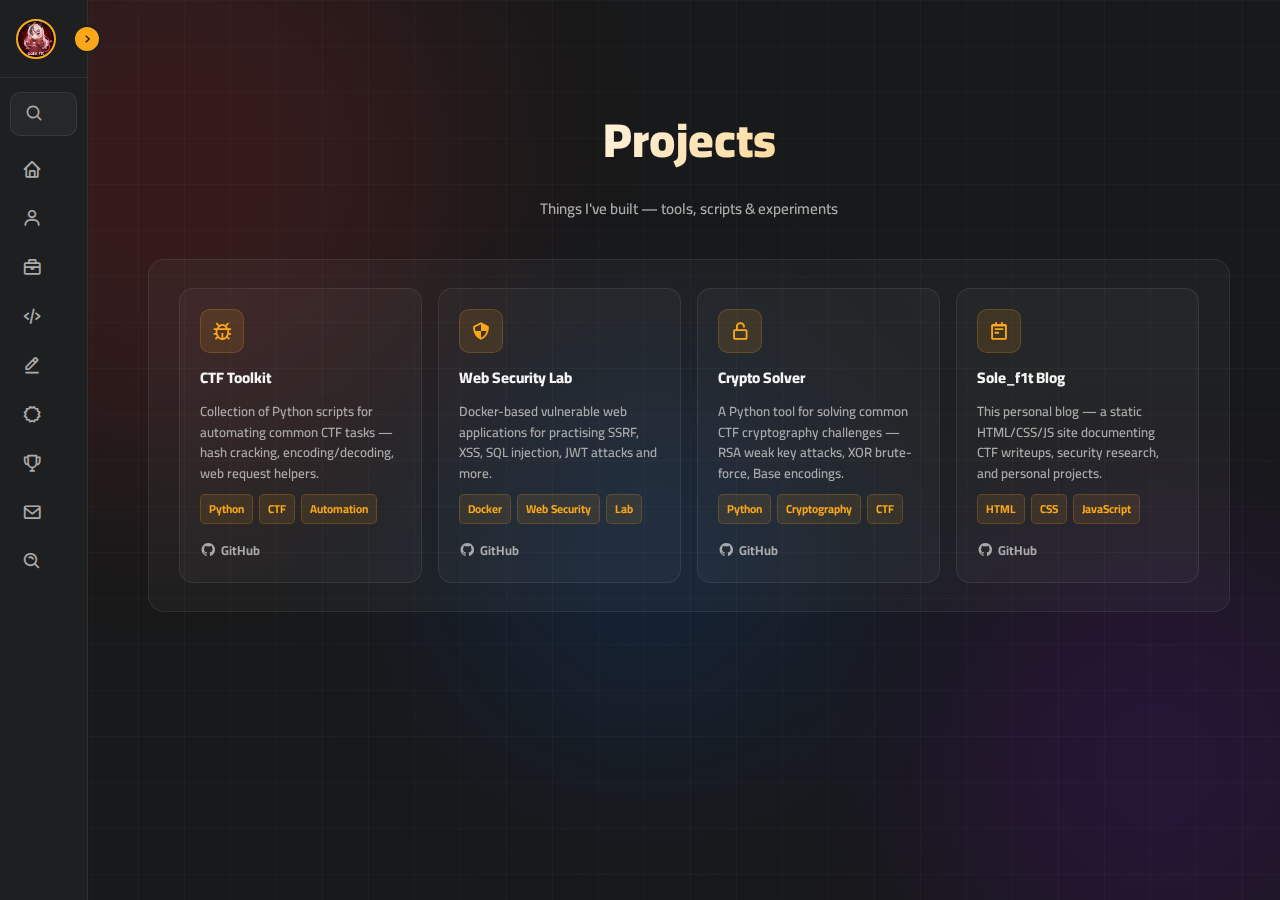
<file: projects.html>
<!DOCTYPE html>
<html lang="en">
<head>
  <meta charset="UTF-8" />
  <meta name="viewport" content="width=device-width, initial-scale=1.0" />
  <title>Projects — Sole_f1t</title>
  <meta name="description" content="Projects by Sole_f1t" />
  <link rel="icon" href="avatar.svg?v=2" type="image/svg+xml" />
  <link rel="preconnect" href="https://fonts.googleapis.com" />
  <link rel="preconnect" href="https://fonts.gstatic.com" crossorigin />
  <link href="https://fonts.googleapis.com/css2?family=Cairo:wght@300;400;500;600;700;800;900&family=JetBrains+Mono:wght@400;500;600&display=swap" rel="stylesheet" />
  <link href="https://unpkg.com/boxicons@2.1.4/css/boxicons.min.css" rel="stylesheet" />
  <link href="https://cdnjs.cloudflare.com/ajax/libs/font-awesome/6.5.0/css/all.min.css" rel="stylesheet" />
  <link rel="stylesheet" href="assets/css/base.css" />
  <link rel="stylesheet" href="assets/css/projects.css" />
</head>
<body>

  <div class="bg-animation" aria-hidden="true">
    <div class="shape shape-red"></div>
    <div class="shape shape-purple"></div>
    <div class="shape shape-blue"></div>
    <div class="grid-overlay"></div>
  </div>

  <nav class="sidebar closed" aria-label="Main navigation">
    <header>
      <div class="image-text">
        <span class="image"><img src="assets/img/avatar.png" alt="Sole_f1t avatar" loading="lazy" /></span>
        <div class="text logo-text">
          <span class="name">Sole_f1t</span>
          <span class="profession">CTF Player · Security</span>
        </div>
      </div>
      <i class="bx bx-chevron-right toggle"></i>
    </header>
    <div class="menu-bar">
      <div class="menu">
        <li class="search-box">
          <i class="bx bx-search icon"></i>
          <input type="text" placeholder="Search…" aria-label="Search" />
        </li>
        <ul class="menu-links">
          <li><a href="index.html"><i class="bx bx-home icon"></i><span class="text">Home</span></a></li>
          <li><a href="about.html"><i class="bx bx-user icon"></i><span class="text">About</span></a></li>
          <li><a href="experience.html"><i class="bx bx-briefcase icon"></i><span class="text">Experience</span></a></li>
          <li><a href="projects.html"><i class="bx bx-code-alt icon"></i><span class="text">Projects</span></a></li>
          <li><a href="writeups.html"><i class="bx bx-edit-alt icon"></i><span class="text">Write-ups</span></a></li>
          <li><a href="certificates.html"><i class="bx bx-certification icon"></i><span class="text">Certificates</span></a></li>
          <li><a href="rewards.html"><i class="bx bx-trophy icon"></i><span class="text">Rewards</span></a></li>
          <li><a href="contact.html"><i class="bx bx-envelope icon"></i><span class="text">Contact</span></a></li>
          <li><a href="search.html"><i class="bx bx-search-alt icon"></i><span class="text">Search</span></a></li>
        </ul>
      </div>
    </div>
  </nav>

  <nav class="mobile-nav" aria-label="Mobile navigation">
    <ul>
      <li><a href="index.html"><i class="bx bx-home"></i><span>Home</span></a></li>
      <li><a href="about.html"><i class="bx bx-user"></i><span>About</span></a></li>
      <li><a href="writeups.html"><i class="bx bx-edit-alt"></i><span>Write-ups</span></a></li>
      <li><a href="rewards.html"><i class="bx bx-trophy"></i><span>Rewards</span></a></li>
      <li><a href="search.html"><i class="bx bx-search-alt"></i><span>Search</span></a></li>
    </ul>
  </nav>

  <div class="l-main">
    <div class="page-wrapper">

      <div class="page-head">
        <h1 class="page-head-title">Projects</h1>
        <p class="page-head-sub">Things I've built — tools, scripts &amp; experiments</p>
      </div>

      <div class="content-card">
        <div class="project-grid">

          <div class="project-card">
            <div class="project-icon"><i class="bx bx-bug"></i></div>
            <div class="project-name">CTF Toolkit</div>
            <div class="project-desc">Collection of Python scripts for automating common CTF tasks — hash cracking, encoding/decoding, web request helpers.</div>
            <div class="project-tags">
              <span class="tag">Python</span>
              <span class="tag">CTF</span>
              <span class="tag">Automation</span>
            </div>
            <div class="project-links">
              <a href="https://github.com/duynhat326" class="project-link" target="_blank" rel="noopener"><i class="bx bxl-github"></i> GitHub</a>
            </div>
          </div>

          <div class="project-card">
            <div class="project-icon"><i class="bx bx-shield-quarter"></i></div>
            <div class="project-name">Web Security Lab</div>
            <div class="project-desc">Docker-based vulnerable web applications for practising SSRF, XSS, SQL injection, JWT attacks and more.</div>
            <div class="project-tags">
              <span class="tag">Docker</span>
              <span class="tag">Web Security</span>
              <span class="tag">Lab</span>
            </div>
            <div class="project-links">
              <a href="https://github.com/duynhat326" class="project-link" target="_blank" rel="noopener"><i class="bx bxl-github"></i> GitHub</a>
            </div>
          </div>

          <div class="project-card">
            <div class="project-icon"><i class="bx bx-lock-open-alt"></i></div>
            <div class="project-name">Crypto Solver</div>
            <div class="project-desc">A Python tool for solving common CTF cryptography challenges — RSA weak key attacks, XOR brute-force, Base encodings.</div>
            <div class="project-tags">
              <span class="tag">Python</span>
              <span class="tag">Cryptography</span>
              <span class="tag">CTF</span>
            </div>
            <div class="project-links">
              <a href="https://github.com/duynhat326" class="project-link" target="_blank" rel="noopener"><i class="bx bxl-github"></i> GitHub</a>
            </div>
          </div>

          <div class="project-card">
            <div class="project-icon"><i class="bx bx-notepad"></i></div>
            <div class="project-name">Sole_f1t Blog</div>
            <div class="project-desc">This personal blog — a static HTML/CSS/JS site documenting CTF writeups, security research, and personal projects.</div>
            <div class="project-tags">
              <span class="tag">HTML</span>
              <span class="tag">CSS</span>
              <span class="tag">JavaScript</span>
            </div>
            <div class="project-links">
              <a href="https://github.com/duynhat326" class="project-link" target="_blank" rel="noopener"><i class="bx bxl-github"></i> GitHub</a>
            </div>
          </div>

        </div>
      </div>

    </div>
  </div>

  <button class="scroll-top-btn" id="scrollTopBtn" aria-label="Scroll to top">
    <i class="bx bx-chevron-up"></i>
  </button>

  <script src="assets/js/script.js"></script>
</body>
</html>
</file>
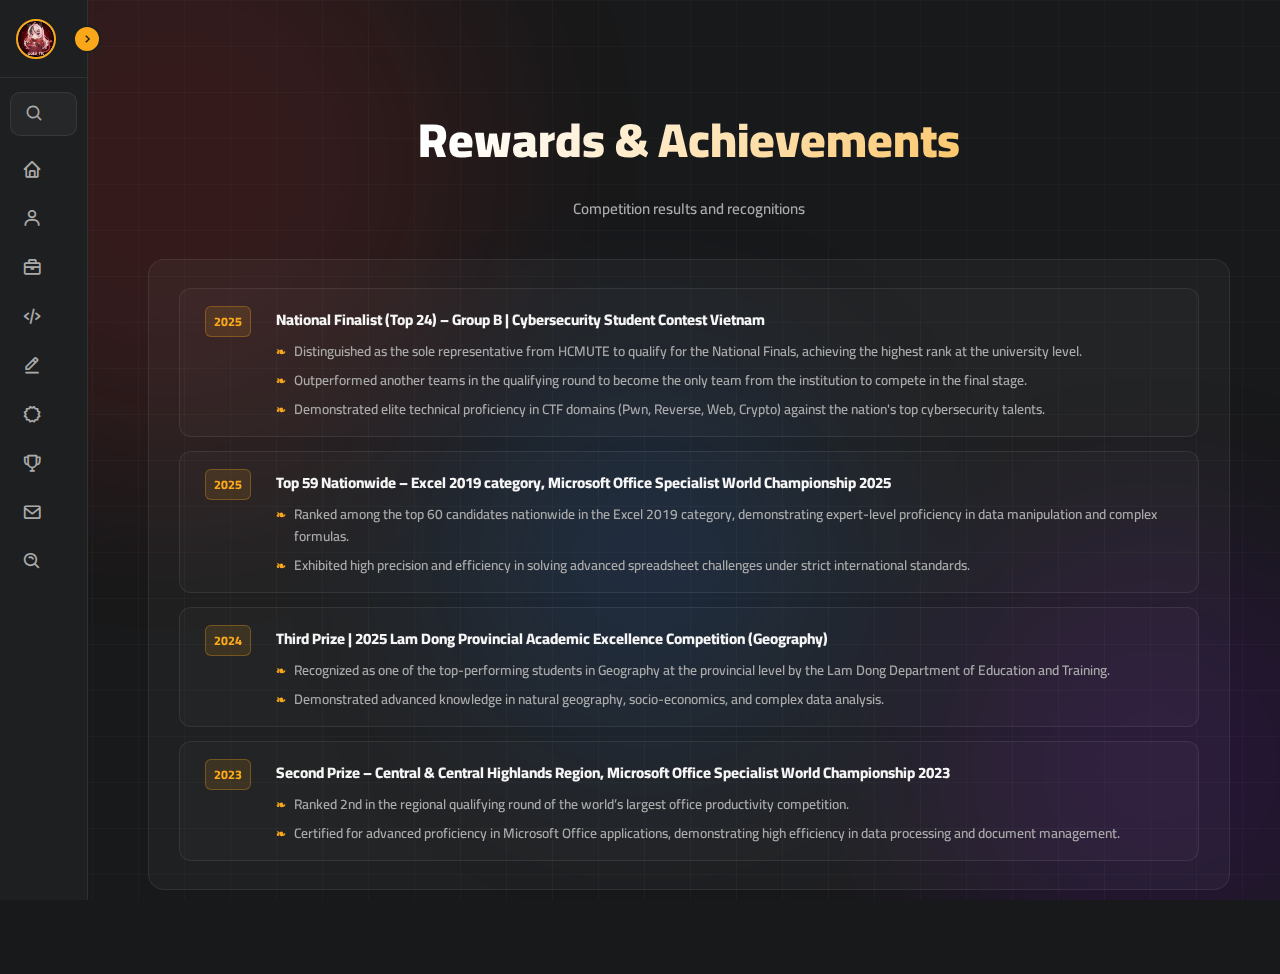
<file: rewards.html>
<!DOCTYPE html>
<html lang="en">
<head>
  <meta charset="UTF-8" />
  <meta name="viewport" content="width=device-width, initial-scale=1.0" />
  <title>Rewards — Sole_f1t</title>
  <meta name="description" content="CTF awards and achievements — Sole_f1t" />
  <link rel="icon" href="avatar.svg?v=2" type="image/svg+xml" />
  <link rel="preconnect" href="https://fonts.googleapis.com" />
  <link rel="preconnect" href="https://fonts.gstatic.com" crossorigin />
  <link href="https://fonts.googleapis.com/css2?family=Cairo:wght@300;400;500;600;700;800;900&family=JetBrains+Mono:wght@400;500;600&display=swap" rel="stylesheet" />
  <link href="https://unpkg.com/boxicons@2.1.4/css/boxicons.min.css" rel="stylesheet" />
  <link rel="stylesheet" href="assets/css/base.css" />
  <link rel="stylesheet" href="assets/css/rewards.css" />
</head>
<body>

  <div class="bg-animation" aria-hidden="true">
    <div class="shape shape-red"></div>
    <div class="shape shape-purple"></div>
    <div class="shape shape-blue"></div>
    <div class="grid-overlay"></div>
  </div>

  <nav class="sidebar closed" aria-label="Main navigation">
    <header>
      <div class="image-text">
        <span class="image"><img src="assets/img/avatar.png" alt="Sole_f1t avatar" loading="lazy" /></span>
        <div class="text logo-text">
          <span class="name">Sole_f1t</span>
          <span class="profession">CTF Player · Security</span>
        </div>
      </div>
      <i class="bx bx-chevron-right toggle"></i>
    </header>
    <div class="menu-bar">
      <div class="menu">
        <li class="search-box">
          <i class="bx bx-search icon"></i>
          <input type="text" placeholder="Search…" aria-label="Search" />
        </li>
        <ul class="menu-links">
          <li><a href="index.html"><i class="bx bx-home icon"></i><span class="text">Home</span></a></li>
          <li><a href="about.html"><i class="bx bx-user icon"></i><span class="text">About</span></a></li>
          <li><a href="experience.html"><i class="bx bx-briefcase icon"></i><span class="text">Experience</span></a></li>
          <li><a href="projects.html"><i class="bx bx-code-alt icon"></i><span class="text">Projects</span></a></li>
          <li><a href="writeups.html"><i class="bx bx-edit-alt icon"></i><span class="text">Write-ups</span></a></li>
          <li><a href="certificates.html"><i class="bx bx-certification icon"></i><span class="text">Certificates</span></a></li>
          <li><a href="rewards.html"><i class="bx bx-trophy icon"></i><span class="text">Rewards</span></a></li>
          <li><a href="contact.html"><i class="bx bx-envelope icon"></i><span class="text">Contact</span></a></li>
          <li><a href="search.html"><i class="bx bx-search-alt icon"></i><span class="text">Search</span></a></li>
        </ul>
      </div>
    </div>
  </nav>

  <nav class="mobile-nav" aria-label="Mobile navigation">
    <ul>
      <li><a href="index.html"><i class="bx bx-home"></i><span>Home</span></a></li>
      <li><a href="about.html"><i class="bx bx-user"></i><span>About</span></a></li>
      <li><a href="writeups.html"><i class="bx bx-edit-alt"></i><span>Write-ups</span></a></li>
      <li><a href="rewards.html"><i class="bx bx-trophy"></i><span>Rewards</span></a></li>
      <li><a href="search.html"><i class="bx bx-search-alt"></i><span>Search</span></a></li>
    </ul>
  </nav>

  <div class="l-main">
    <div class="page-wrapper">

      <div class="page-head">
        <h1 class="page-head-title">Rewards &amp; Achievements</h1>
        <p class="page-head-sub">Competition results and recognitions</p>
      </div>

      <div class="content-card">
        <div class="timeline">

          <div class="tl-item">
            <div class="tl-left"><span class="tl-year">2025</span></div>
            <div class="tl-right">
              <div class="tl-title">National Finalist (Top 24) – Group B | Cybersecurity Student Contest Vietnam </div>
              <div class="tl-sub">
                <ul class="exp-tl-bullets">
                  <li>Distinguished as the sole representative from HCMUTE to qualify for the National Finals, achieving the highest rank at the university level.</li>
                  <li>Outperformed another teams in the qualifying round to become the only team from the institution to compete in the final stage.</li>
                  <li>Demonstrated elite technical proficiency in CTF domains (Pwn, Reverse, Web, Crypto) against the nation's top cybersecurity talents.</li>
                </ul>
              </div>
            </div>
          </div>

          <div class="tl-item">
            <div class="tl-left"><span class="tl-year">2025</span></div>
            <div class="tl-right">
              <div class="tl-title">Top 59 Nationwide – Excel 2019 category, Microsoft Office Specialist World Championship 2025</div>
              <div class="tl-sub">
                <ul class="exp-tl-bullets">
                  <li>Ranked among the top 60 candidates nationwide in the Excel 2019 category, demonstrating expert-level proficiency in data manipulation and complex formulas.</li>
                  <li>Exhibited high precision and efficiency in solving advanced spreadsheet challenges under strict international standards.</li>
                </ul>
              </div>
            </div>
          </div>

          <div class="tl-item">
            <div class="tl-left"><span class="tl-year">2024</span></div>
            <div class="tl-right">
              <div class="tl-title">Third Prize | 2025 Lam Dong Provincial Academic Excellence Competition (Geography)</div>
              <div class="tl-sub">
                <ul class="exp-tl-bullets">
                  <li>Recognized as one of the top-performing students in Geography at the provincial level by the Lam Dong Department of Education and Training.</li>
                  <li>Demonstrated advanced knowledge in natural geography, socio-economics, and complex data analysis.</li>
                </ul>
              </div>
            </div>
          </div>

          <div class="tl-item">
            <div class="tl-left"><span class="tl-year">2023</span></div>
            <div class="tl-right">
              <div class="tl-title">Second Prize – Central & Central Highlands Region, Microsoft Office Specialist World Championship 2023</div>
              <div class="tl-sub">
                <ul class="exp-tl-bullets">
                  <li>Ranked 2nd in the regional qualifying round of the world’s largest office productivity competition.</li>
                  <li>Certified for advanced proficiency in Microsoft Office applications, demonstrating high efficiency in data processing and document management.</li>
                </ul>
              </div>
            </div>
          </div>

        </div>
      </div>

    </div>
  </div>

  <button class="scroll-top-btn" id="scrollTopBtn" aria-label="Scroll to top">
    <i class="bx bx-chevron-up"></i>
  </button>

  <script src="assets/js/script.js"></script>
</body>
</html>
</file>
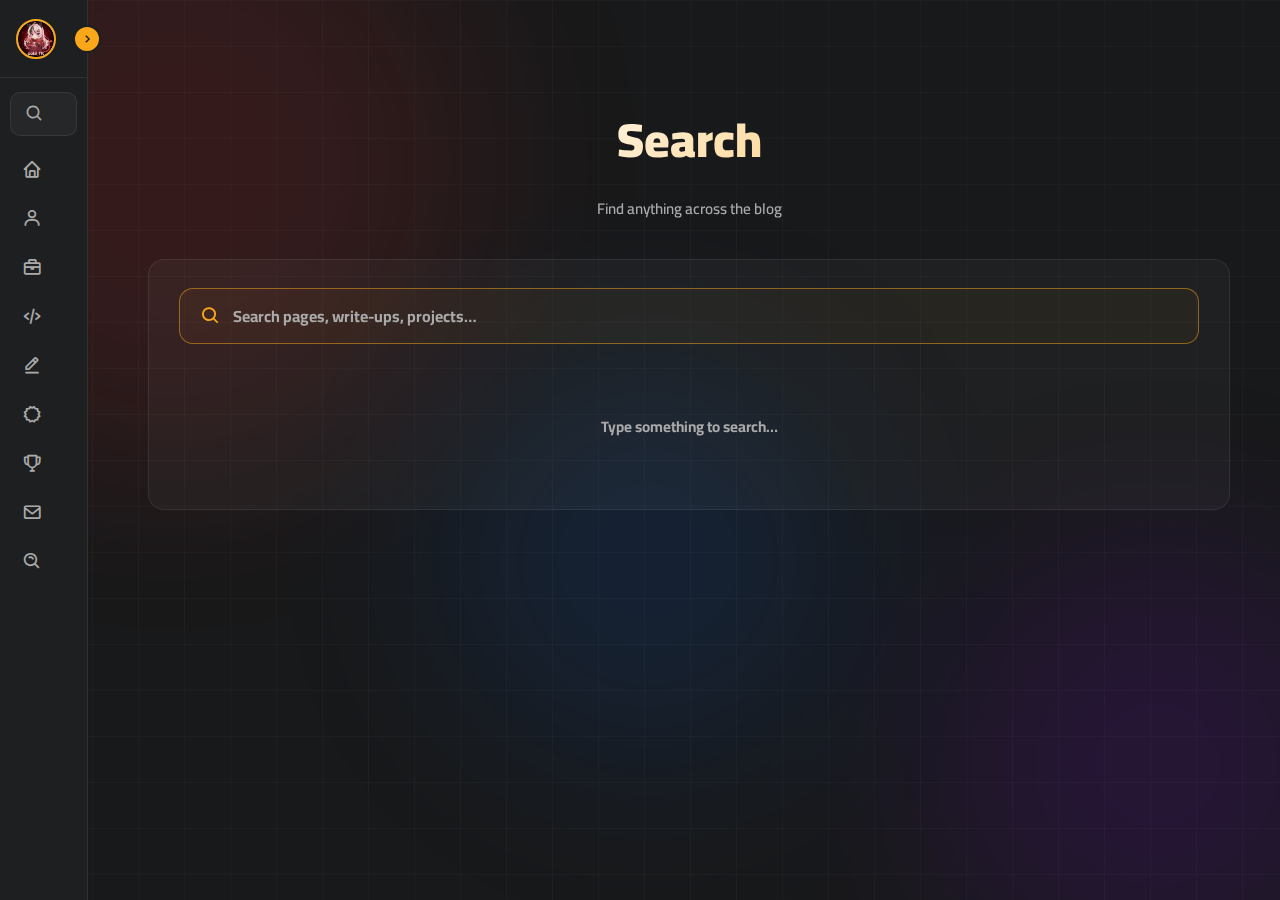
<file: search.html>
<!DOCTYPE html>
<html lang="en">
<head>
  <meta charset="UTF-8" />
  <meta name="viewport" content="width=device-width, initial-scale=1.0" />
  <title>Search — Sole_f1t</title>
  <meta name="description" content="Search Sole_f1t blog" />
  <link rel="icon" href="avatar.svg?v=2" type="image/svg+xml" />
  <link rel="preconnect" href="https://fonts.googleapis.com" />
  <link rel="preconnect" href="https://fonts.gstatic.com" crossorigin />
  <link href="https://fonts.googleapis.com/css2?family=Cairo:wght@300;400;500;600;700;800;900&family=JetBrains+Mono:wght@400;500;600&display=swap" rel="stylesheet" />
  <link href="https://unpkg.com/boxicons@2.1.4/css/boxicons.min.css" rel="stylesheet" />
  <link rel="stylesheet" href="assets/css/base.css" />
  <link rel="stylesheet" href="assets/css/search.css" />
</head>
<body>

  <div class="bg-animation" aria-hidden="true">
    <div class="shape shape-red"></div>
    <div class="shape shape-purple"></div>
    <div class="shape shape-blue"></div>
    <div class="grid-overlay"></div>
  </div>

  <nav class="sidebar closed" aria-label="Main navigation">
    <header>
      <div class="image-text">
        <span class="image"><img src="assets/img/avatar.png" alt="Sole_f1t avatar" loading="lazy" /></span>
        <div class="text logo-text">
          <span class="name">Sole_f1t</span>
          <span class="profession">CTF Player · Security</span>
        </div>
      </div>
      <i class="bx bx-chevron-right toggle"></i>
    </header>
    <div class="menu-bar">
      <div class="menu">
        <li class="search-box">
          <i class="bx bx-search icon"></i>
          <input type="text" placeholder="Search…" aria-label="Search" />
        </li>
        <ul class="menu-links">
          <li><a href="index.html"><i class="bx bx-home icon"></i><span class="text">Home</span></a></li>
          <li><a href="about.html"><i class="bx bx-user icon"></i><span class="text">About</span></a></li>
          <li><a href="experience.html"><i class="bx bx-briefcase icon"></i><span class="text">Experience</span></a></li>
          <li><a href="projects.html"><i class="bx bx-code-alt icon"></i><span class="text">Projects</span></a></li>
          <li><a href="writeups.html"><i class="bx bx-edit-alt icon"></i><span class="text">Write-ups</span></a></li>
          <li><a href="certificates.html"><i class="bx bx-certification icon"></i><span class="text">Certificates</span></a></li>
          <li><a href="rewards.html"><i class="bx bx-trophy icon"></i><span class="text">Rewards</span></a></li>
          <li><a href="contact.html"><i class="bx bx-envelope icon"></i><span class="text">Contact</span></a></li>
          <li><a href="search.html"><i class="bx bx-search-alt icon"></i><span class="text">Search</span></a></li>
        </ul>
      </div>
    </div>
  </nav>

  <nav class="mobile-nav" aria-label="Mobile navigation">
    <ul>
      <li><a href="index.html"><i class="bx bx-home"></i><span>Home</span></a></li>
      <li><a href="about.html"><i class="bx bx-user"></i><span>About</span></a></li>
      <li><a href="writeups.html"><i class="bx bx-edit-alt"></i><span>Write-ups</span></a></li>
      <li><a href="rewards.html"><i class="bx bx-trophy"></i><span>Rewards</span></a></li>
      <li><a href="search.html"><i class="bx bx-search-alt"></i><span>Search</span></a></li>
    </ul>
  </nav>

  <div class="l-main">
    <div class="page-wrapper">

      <div class="page-head">
        <h1 class="page-head-title">Search</h1>
        <p class="page-head-sub">Find anything across the blog</p>
      </div>

      <div class="content-card">

        <div class="search-input-wrap">
          <i class="bx bx-search"></i>
          <input type="text" id="searchInput" placeholder="Search pages, write-ups, projects…" autofocus />
        </div>

        <div id="searchResults" class="search-results">
          <p class="no-results">Type something to search…</p>
        </div>
      </div>

    </div>
  </div>

  <button class="scroll-top-btn" id="scrollTopBtn" aria-label="Scroll to top">
    <i class="bx bx-chevron-up"></i>
  </button>

  <script src="assets/js/script.js"></script>
</body>
</html>
</file>
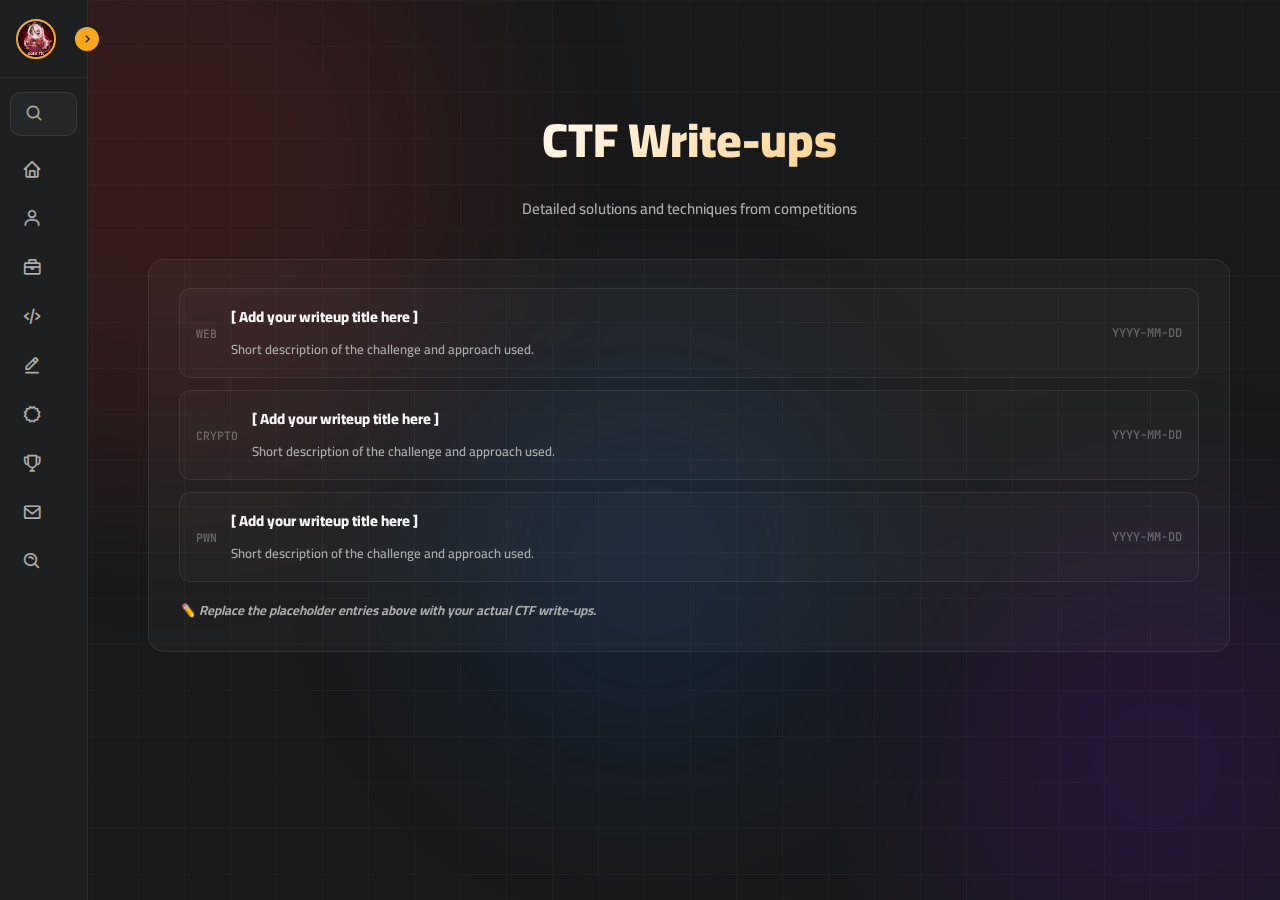
<file: writeups.html>
<!DOCTYPE html>
<html lang="en">
<head>
  <meta charset="UTF-8" />
  <meta name="viewport" content="width=device-width, initial-scale=1.0" />
  <title>Write-ups — Sole_f1t</title>
  <meta name="description" content="CTF write-ups by Sole_f1t" />
  <link rel="icon" href="avatar.svg?v=2" type="image/svg+xml" />
  <link rel="preconnect" href="https://fonts.googleapis.com" />
  <link rel="preconnect" href="https://fonts.gstatic.com" crossorigin />
  <link href="https://fonts.googleapis.com/css2?family=Cairo:wght@300;400;500;600;700;800;900&family=JetBrains+Mono:wght@400;500;600&display=swap" rel="stylesheet" />
  <link href="https://unpkg.com/boxicons@2.1.4/css/boxicons.min.css" rel="stylesheet" />
  <link rel="stylesheet" href="assets/css/base.css" />
  <link rel="stylesheet" href="assets/css/writeups.css" />
</head>
<body>

  <div class="bg-animation" aria-hidden="true">
    <div class="shape shape-red"></div>
    <div class="shape shape-purple"></div>
    <div class="shape shape-blue"></div>
    <div class="grid-overlay"></div>
  </div>

  <nav class="sidebar closed" aria-label="Main navigation">
    <header>
      <div class="image-text">
        <span class="image"><img src="assets/img/avatar.png" alt="Sole_f1t avatar" loading="lazy" /></span>
        <div class="text logo-text">
          <span class="name">Sole_f1t</span>
          <span class="profession">CTF Player · Security</span>
        </div>
      </div>
      <i class="bx bx-chevron-right toggle"></i>
    </header>
    <div class="menu-bar">
      <div class="menu">
        <li class="search-box">
          <i class="bx bx-search icon"></i>
          <input type="text" placeholder="Search…" aria-label="Search" />
        </li>
        <ul class="menu-links">
          <li><a href="index.html"><i class="bx bx-home icon"></i><span class="text">Home</span></a></li>
          <li><a href="about.html"><i class="bx bx-user icon"></i><span class="text">About</span></a></li>
          <li><a href="experience.html"><i class="bx bx-briefcase icon"></i><span class="text">Experience</span></a></li>
          <li><a href="projects.html"><i class="bx bx-code-alt icon"></i><span class="text">Projects</span></a></li>
          <li><a href="writeups.html"><i class="bx bx-edit-alt icon"></i><span class="text">Write-ups</span></a></li>
          <li><a href="certificates.html"><i class="bx bx-certification icon"></i><span class="text">Certificates</span></a></li>
          <li><a href="rewards.html"><i class="bx bx-trophy icon"></i><span class="text">Rewards</span></a></li>
          <li><a href="contact.html"><i class="bx bx-envelope icon"></i><span class="text">Contact</span></a></li>
          <li><a href="search.html"><i class="bx bx-search-alt icon"></i><span class="text">Search</span></a></li>
        </ul>
      </div>
    </div>
  </nav>

  <nav class="mobile-nav" aria-label="Mobile navigation">
    <ul>
      <li><a href="index.html"><i class="bx bx-home"></i><span>Home</span></a></li>
      <li><a href="about.html"><i class="bx bx-user"></i><span>About</span></a></li>
      <li><a href="writeups.html"><i class="bx bx-edit-alt"></i><span>Write-ups</span></a></li>
      <li><a href="rewards.html"><i class="bx bx-trophy"></i><span>Rewards</span></a></li>
      <li><a href="search.html"><i class="bx bx-search-alt"></i><span>Search</span></a></li>
    </ul>
  </nav>

  <div class="l-main">
    <div class="page-wrapper">

      <div class="page-head">
        <h1 class="page-head-title">CTF Write-ups</h1>
        <p class="page-head-sub">Detailed solutions and techniques from competitions</p>
      </div>

      <div class="content-card">
        <div class="listing">

          <div class="listing-item">
            <span class="listing-tag">WEB</span>
            <div class="listing-meta">
              <span class="listing-title">[ Add your writeup title here ]</span>
              <span class="listing-desc">Short description of the challenge and approach used.</span>
            </div>
            <span class="listing-date">YYYY-MM-DD</span>
          </div>

          <div class="listing-item">
            <span class="listing-tag">CRYPTO</span>
            <div class="listing-meta">
              <span class="listing-title">[ Add your writeup title here ]</span>
              <span class="listing-desc">Short description of the challenge and approach used.</span>
            </div>
            <span class="listing-date">YYYY-MM-DD</span>
          </div>

          <div class="listing-item">
            <span class="listing-tag">PWN</span>
            <div class="listing-meta">
              <span class="listing-title">[ Add your writeup title here ]</span>
              <span class="listing-desc">Short description of the challenge and approach used.</span>
            </div>
            <span class="listing-date">YYYY-MM-DD</span>
          </div>

        </div>
        <p style="margin-top:16px;font-size:.83rem;color:var(--text-muted);font-style:italic;">
          ✏️ Replace the placeholder entries above with your actual CTF write-ups.
        </p>
      </div>

    </div>
  </div>

  <button class="scroll-top-btn" id="scrollTopBtn" aria-label="Scroll to top">
    <i class="bx bx-chevron-up"></i>
  </button>

  <script src="assets/js/script.js"></script>
</body>
</html>
</file>
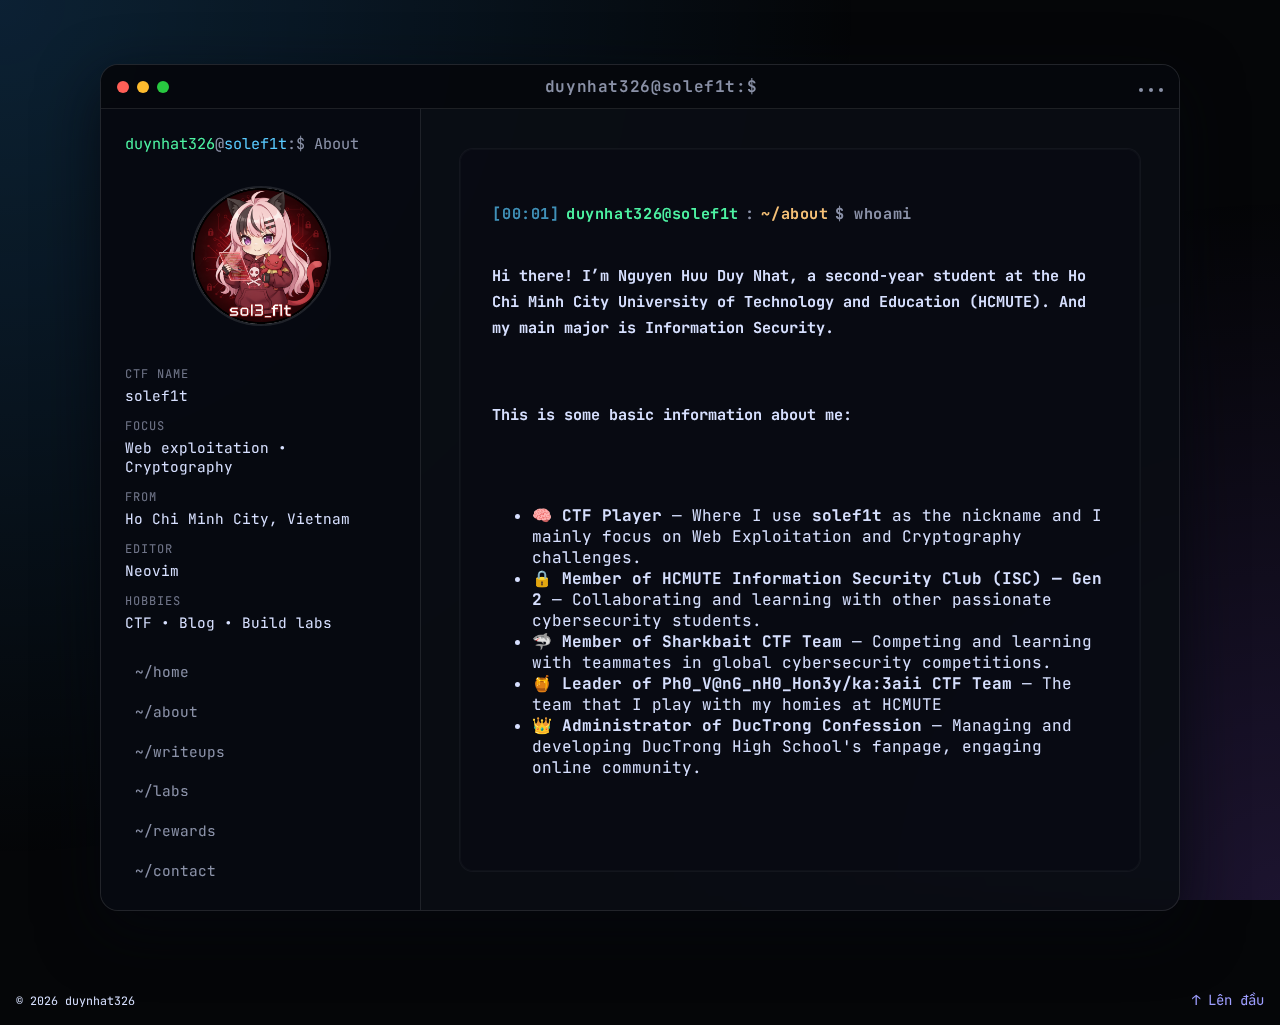
<file: assets/html/about.html>
<!DOCTYPE html>
<html lang="vi">
<head>
  <meta charset="UTF-8" /><meta name="viewport" content="width=device-width, initial-scale=1.0" />
  <title>About — Solef1t</title>
  <meta name="description" content="Giới thiệu — duynhat326" />
  <link rel="icon" href="/favicon.ico" />
  <link href="https://fonts.googleapis.com/css2?family=JetBrains+Mono:wght@400;500;600;700&display=swap" rel="stylesheet" />
  <link rel="stylesheet" href="../css/styles.css" />
</head>
<body>
  <a class="skip-to-content" href="#terminal">Bỏ qua nội dung</a>
  <div class="background"></div>
  <div class="window">
    <header class="window__bar" role="presentation">
      <div class="traffic-lights" aria-hidden="true"><span class="traffic traffic--close"></span><span class="traffic traffic--min"></span><span class="traffic traffic--max"></span></div>
      <div class="window__title">duynhat326@solef1t:$</div>
      <div class="window__actions"><span class="dot"></span><span class="dot"></span><span class="dot"></span></div>
    </header>

    <div class="window__body">
      <aside class="sidebar">
        <div class="sidebar__header">
          <div class="prompt"><span class="prompt__user">duynhat326</span>@<span class="prompt__host">solef1t</span>:$ About</div>
          <div class="avatar-wrapper"><img src="../img/avatar.png" alt="Avatar sol3_f1t" class="avatar-img" loading="lazy" /></div>
        </div>
        <dl class="facts">
          <div><dt>CTF name</dt><dd>solef1t</dd></div>
          <div><dt>Focus</dt><dd>Web exploitation • Cryptography</dd></div>
          <div><dt>From</dt><dd>Ho Chi Minh City, Vietnam</dd></div>
          <div><dt>Editor</dt><dd>Neovim</dd></div>
          <div><dt>Hobbies</dt><dd>CTF • Blog • Build labs</dd></div>
        </dl>
        <nav class="sidebar__nav" aria-label="Điều hướng">
            <a href="../../index.html" class="nav-link">~/home</a>
            <a href="about.html"    class="nav-link">~/about</a>
            <a href="writeups.html" class="nav-link">~/writeups</a>
            <a href="labs.html"     class="nav-link">~/labs</a>
            <a href="rewards.html"  class="nav-link">~/rewards</a>
            <a href="contact.html"  class="nav-link">~/contact</a>
        </nav>          
      </aside>

      <main class="terminal" id="terminal" tabindex="-1">
        <section class="section" id="about">
          <h1 class="prompt-line">
            <span class="prompt-line__prefix">[00:01]</span>
            <span class="prompt-line__user">duynhat326@solef1t</span>:<span class="prompt-line__path">~/about</span>$ whoami
          </h1>
          <p><strong>Hi there! I’m Nguyen Huu Duy Nhat, a second-year student at the Ho Chi Minh City University of Technology and Education (HCMUTE). And my main major is Information Security.</strong></p>
          <p><strong>This is some basic information about me:</strong></p>
          <ul class="about-highlights">
            <li>🧠 <strong>CTF Player</strong> — Where I use <strong>solef1t</strong> as the nickname and I mainly focus on Web Exploitation and Cryptography challenges.</li>
            <li>🔒 <strong>Member of HCMUTE Information Security Club (ISC) — Gen 2</strong> — Collaborating and learning with other passionate cybersecurity students.</li>
            <li>🦈 <strong>Member of Sharkbait CTF Team</strong> — Competing and learning with teammates in global cybersecurity competitions.</li>
            <li>🍯 <strong>Leader of Ph0_V@nG_nH0_Hon3y/ka:3aii CTF Team</strong>  — The team that I play with my homies at HCMUTE</li>
            <li>👑 <strong>Administrator of DucTrong Confession </strong> — Managing and developing DucTrong High School's fanpage, engaging online community.</li>
          </ul>
        </section>
      </main>
    </div>
  </div>

  <footer role="contentinfo"><div class="footer-inner"><small>© <span id="year-footer"></span> duynhat326</small><a class="back-to-top" href="#terminal">↑ Lên đầu</a></div></footer>
  <script src="../js/script.js"></script>
  <script>!function(){var y=document.getElementById("year-footer");y&&(y.textContent=(new Date).getFullYear())}();</script>
</body>
</html>
</file>
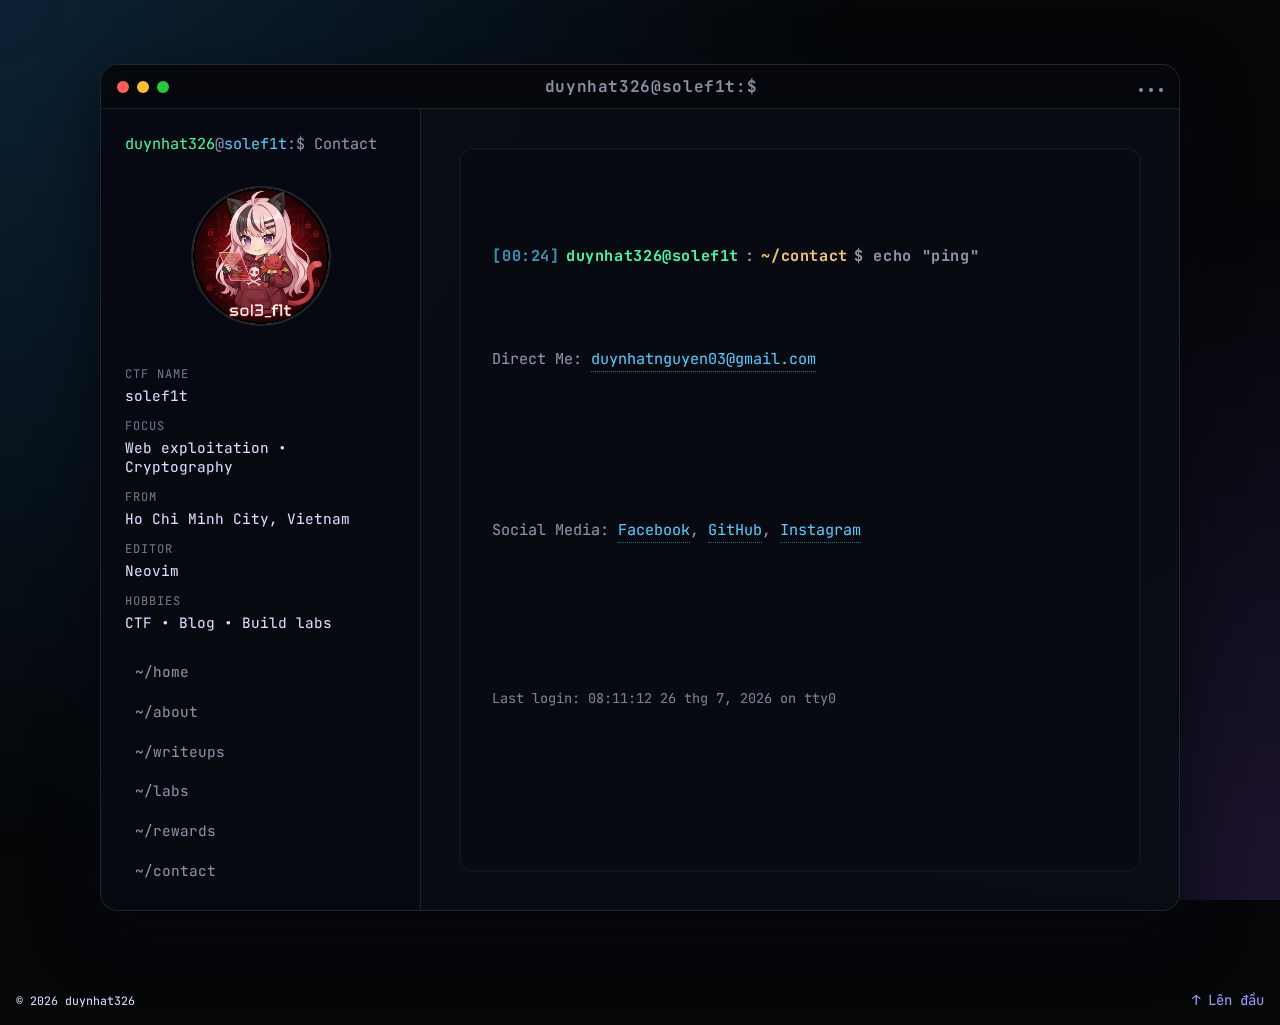
<file: assets/html/contact.html>
<!DOCTYPE html>
<html lang="vi">
<head>
  <meta charset="UTF-8" /><meta name="viewport" content="width=device-width, initial-scale=1.0" />
  <title>Contact — Solef1t</title>
  <meta name="description" content="Liên hệ — duynhat326" />
  <link rel="icon" href="/favicon.ico" />
  <link href="https://fonts.googleapis.com/css2?family=JetBrains+Mono:wght@400;500;600;700&display=swap" rel="stylesheet" />
  <link rel="stylesheet" href="../css/styles.css" />
</head>
<body>
  <a class="skip-to-content" href="#terminal">Bỏ qua nội dung</a>
  <div class="background"></div>
  <div class="window">
    <header class="window__bar" role="presentation">
      <div class="traffic-lights" aria-hidden="true"><span class="traffic traffic--close"></span><span class="traffic traffic--min"></span><span class="traffic traffic--max"></span></div>
      <div class="window__title">duynhat326@solef1t:$</div>
      <div class="window__actions"><span class="dot"></span><span class="dot"></span><span class="dot"></span></div>
    </header>

    <div class="window__body">
      <aside class="sidebar">
        <div class="sidebar__header">
          <div class="prompt"><span class="prompt__user">duynhat326</span>@<span class="prompt__host">solef1t</span>:$ Contact</div>
          <div class="avatar-wrapper"><img src="../img/avatar.png" alt="Avatar sol3_f1t" class="avatar-img" loading="lazy" /></div>
        </div>
        <dl class="facts">
            <div><dt>CTF name</dt><dd>solef1t</dd></div>
            <div><dt>Focus</dt><dd>Web exploitation • Cryptography</dd></div>
            <div><dt>From</dt><dd>Ho Chi Minh City, Vietnam</dd></div>
            <div><dt>Editor</dt><dd>Neovim</dd></div>
            <div><dt>Hobbies</dt><dd>CTF • Blog • Build labs</dd></div>
          </dl>
        <nav class="sidebar__nav" aria-label="Điều hướng">
            <a href="../../index.html" class="nav-link">~/home</a>
            <a href="about.html"    class="nav-link">~/about</a>
            <a href="writeups.html" class="nav-link">~/writeups</a>
            <a href="labs.html"     class="nav-link">~/labs</a>
            <a href="rewards.html"  class="nav-link">~/rewards</a>
            <a href="contact.html"  class="nav-link">~/contact</a>
        </nav>      
      </aside>

      <main class="terminal" id="terminal" tabindex="-1">
        <section class="section" id="contact">
            <h2 class="prompt-line">
                <span class="prompt-line__prefix">[00:24]</span>
                <span class="prompt-line__user">duynhat326@solef1t</span>:<span class="prompt-line__path">~/contact</span>$ echo "ping"
            </h2>
            <p>Direct Me: <a class="inline-link" href="mailto: duynhatnguyen03@gmail.com">duynhatnguyen03@gmail.com</a></p>
            <p>Social Media: 
                <a class="inline-link" href="https://www.facebook.com/duy.nhat.0302" target="_blank" rel="noopener">Facebook</a>, 
                <a class="inline-link" href="https://github.com/duynhat326" target="_blank" rel="noopener">GitHub</a>, 
                <a class="inline-link" href="https://www.instagram.com/duy.nhat.0302" target="_blank" rel="noopener">Instagram</a></p>
            <p class="last-login">Last login: <span id="last-login">--</span> on tty0</p>
        </section>
      </main>
    </div>
  </div>

  <footer role="contentinfo"><div class="footer-inner"><small>© <span id="year-footer"></span> duynhat326</small><a class="back-to-top" href="#terminal">↑ Lên đầu</a></div></footer>
  <script src="../js/script.js"></script>
  <script>!function(){var y=document.getElementById("year-footer");y&&(y.textContent=(new Date).getFullYear())}();</script>
</body>
</html>
</file>
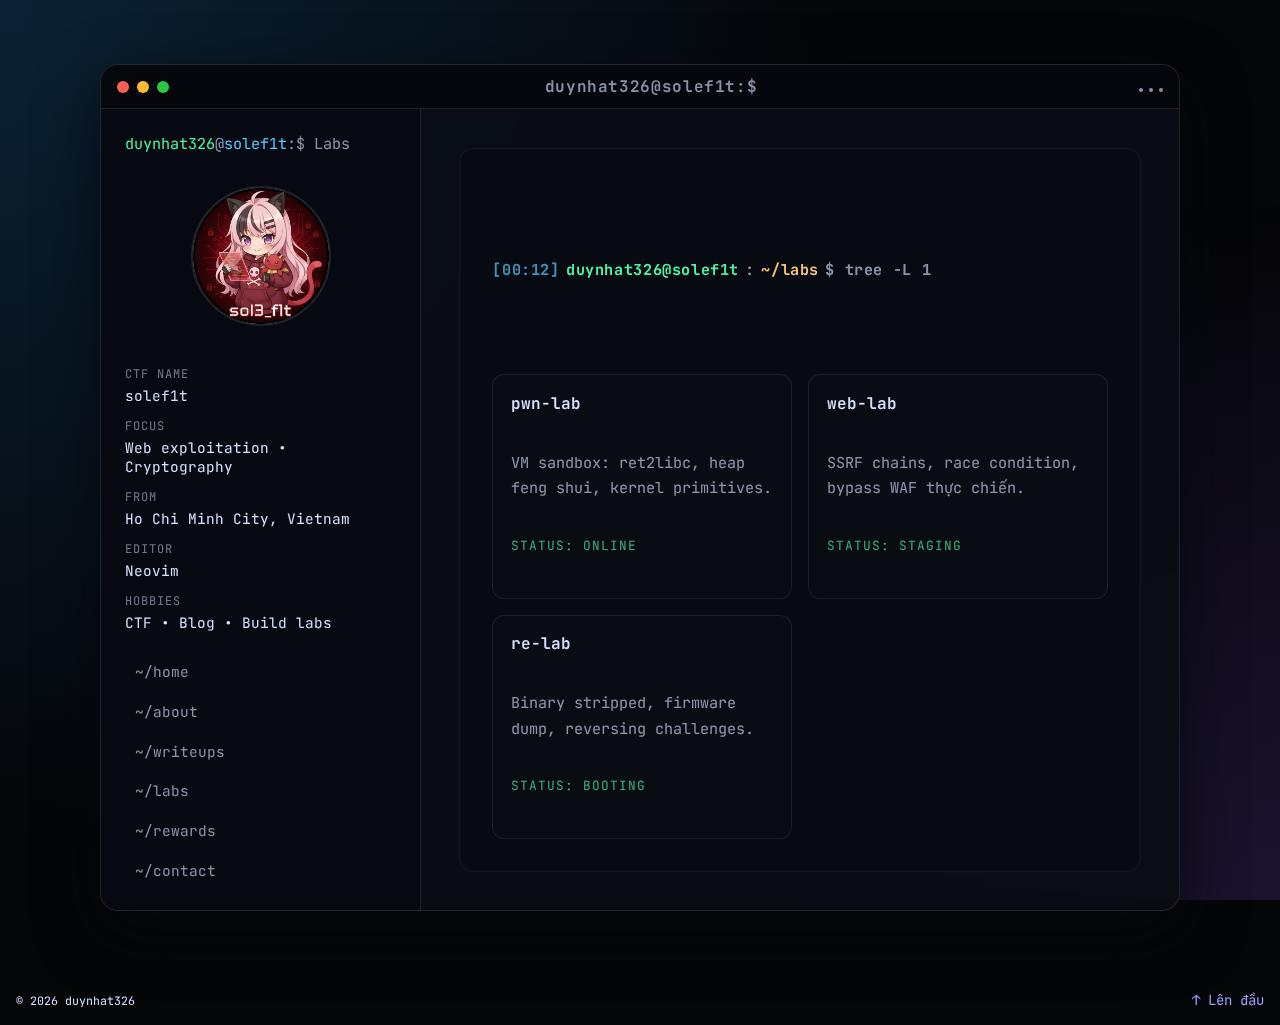
<file: assets/html/labs.html>
<!DOCTYPE html>
<html lang="vi">
<head>
  <meta charset="UTF-8" /><meta name="viewport" content="width=device-width, initial-scale=1.0" />
  <title>Labs — Solef1t</title>
  <meta name="description" content="Labs bảo mật của duynhat326" />
  <link rel="icon" href="/favicon.ico" />
  <link href="https://fonts.googleapis.com/css2?family=JetBrains+Mono:wght@400;500;600;700&display=swap" rel="stylesheet" />
  <link rel="stylesheet" href="../css/styles.css" />
</head>
<body>
  <a class="skip-to-content" href="#terminal">Bỏ qua nội dung</a>
  <div class="background"></div>
  <div class="window">
    <header class="window__bar" role="presentation">
        <div class="traffic-lights" aria-hidden="true"><span class="traffic traffic--close"></span><span class="traffic traffic--min"></span><span class="traffic traffic--max"></span></div>
        <div class="window__title">duynhat326@solef1t:$</div>
        <div class="window__actions"><span class="dot"></span><span class="dot"></span><span class="dot"></span></div>
    </header>

    <div class="window__body">
      <aside class="sidebar">
        <div class="sidebar__header">
            <div class="prompt"><span class="prompt__user">duynhat326</span>@<span class="prompt__host">solef1t</span>:$ Labs</div>
            <div class="avatar-wrapper"><img src="../img/avatar.png" alt="Avatar sol3_f1t" class="avatar-img" loading="lazy" /></div>
        </div>
        <dl class="facts">
            <div><dt>CTF name</dt><dd>solef1t</dd></div>
            <div><dt>Focus</dt><dd>Web exploitation • Cryptography</dd></div>
            <div><dt>From</dt><dd>Ho Chi Minh City, Vietnam</dd></div>
            <div><dt>Editor</dt><dd>Neovim</dd></div>
            <div><dt>Hobbies</dt><dd>CTF • Blog • Build labs</dd></div>
          </dl>
        <nav class="sidebar__nav" aria-label="Điều hướng">
            <a href="../../index.html" class="nav-link">~/home</a>
            <a href="about.html"    class="nav-link">~/about</a>
            <a href="writeups.html" class="nav-link">~/writeups</a>
            <a href="labs.html"     class="nav-link">~/labs</a>
            <a href="rewards.html"  class="nav-link">~/rewards</a>
            <a href="contact.html"  class="nav-link">~/contact</a>
        </nav>     
      </aside>

      <main class="terminal" id="terminal" tabindex="-1">
        <section class="section" id="labs">
          <h2 class="prompt-line">
            <span class="prompt-line__prefix">[00:12]</span>
            <span class="prompt-line__user">duynhat326@solef1t</span>:<span class="prompt-line__path">~/labs</span>$ tree -L 1
          </h2>
          <div class="lab-grid">
            <article class="lab"><header class="lab__header">pwn-lab</header><p>VM sandbox: ret2libc, heap feng shui, kernel primitives.</p><span class="lab__status">status: online</span></article>
            <article class="lab"><header class="lab__header">web-lab</header><p>SSRF chains, race condition, bypass WAF thực chiến.</p><span class="lab__status">status: staging</span></article>
            <article class="lab"><header class="lab__header">re-lab</header><p>Binary stripped, firmware dump, reversing challenges.</p><span class="lab__status">status: booting</span></article>
          </div>
        </section>
      </main>
    </div>
  </div>

  <footer role="contentinfo"><div class="footer-inner"><small>© <span id="year-footer"></span> duynhat326</small><a class="back-to-top" href="#terminal">↑ Lên đầu</a></div></footer>
  <script src="../js/script.js"></script>
  <script>!function(){var y=document.getElementById("year-footer");y&&(y.textContent=(new Date).getFullYear())}();</script>
</body>
</html>
</file>
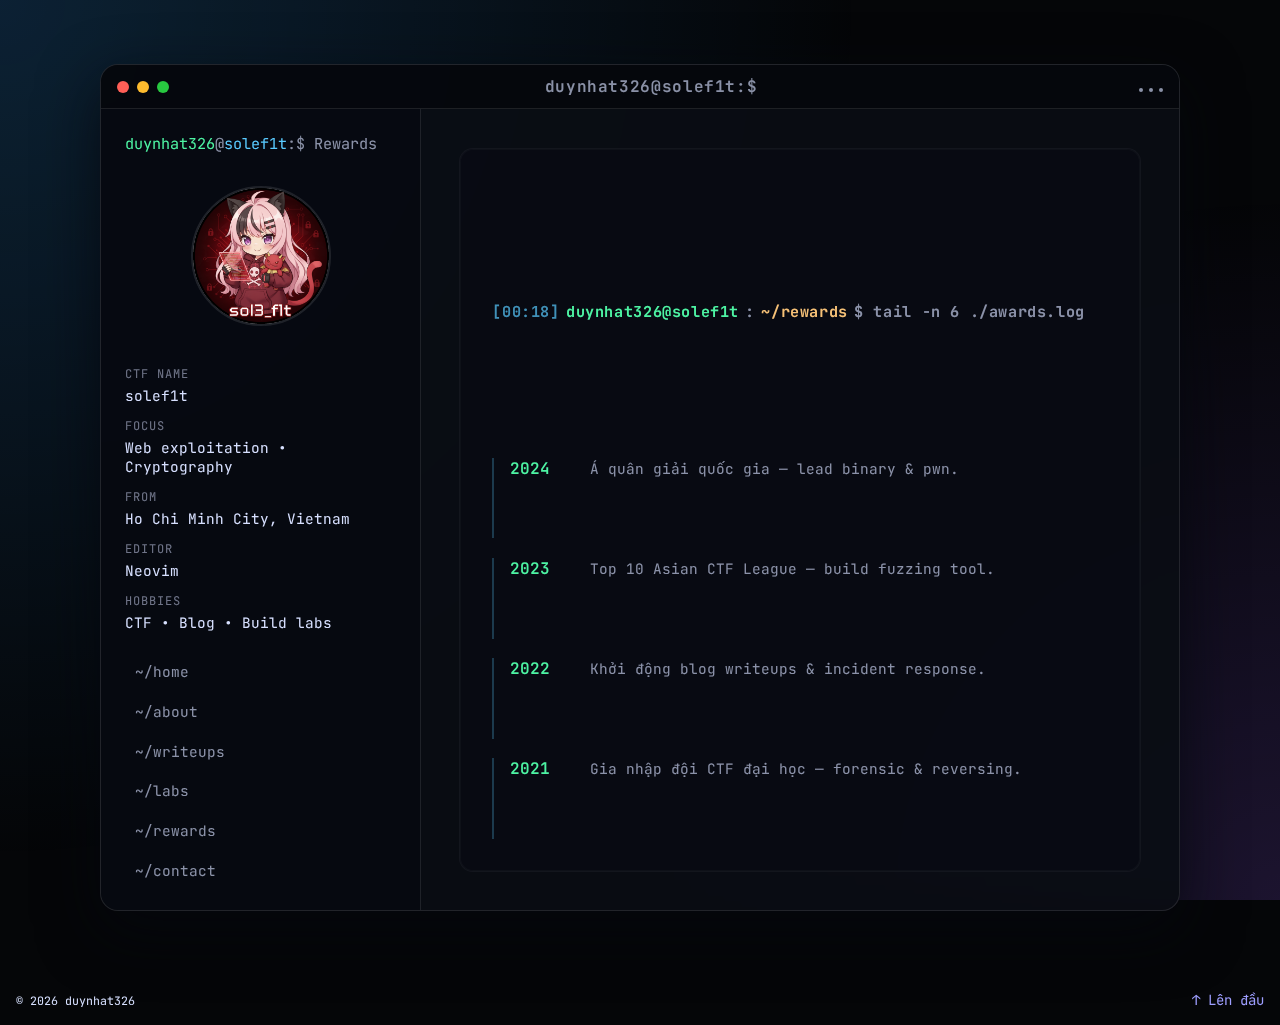
<file: assets/html/rewards.html>
<!DOCTYPE html>
<html lang="vi">
<head>
  <meta charset="UTF-8" /><meta name="viewport" content="width=device-width, initial-scale=1.0" />
  <title>Rewards — Solef1t</title>
  <meta name="description" content="Thành tích/giải thưởng — duynhat326" />
  <link rel="icon" href="/favicon.ico" />
  <link href="https://fonts.googleapis.com/css2?family=JetBrains+Mono:wght@400;500;600;700&display=swap" rel="stylesheet" />
  <link rel="stylesheet" href="../css/styles.css" />
</head>
<body>
  <a class="skip-to-content" href="#terminal">Bỏ qua nội dung</a>
  <div class="background"></div>
  <div class="window">
    <header class="window__bar" role="presentation">
      <div class="traffic-lights" aria-hidden="true"><span class="traffic traffic--close"></span><span class="traffic traffic--min"></span><span class="traffic traffic--max"></span></div>
      <div class="window__title">duynhat326@solef1t:$</div>
      <div class="window__actions"><span class="dot"></span><span class="dot"></span><span class="dot"></span></div>
    </header>

    <div class="window__body">
      <aside class="sidebar">
        <div class="sidebar__header">
          <div class="prompt"><span class="prompt__user">duynhat326</span>@<span class="prompt__host">solef1t</span>:$ Rewards</div>
          <div class="avatar-wrapper"><img src="../img/avatar.png" alt="Avatar sol3_f1t" class="avatar-img" loading="lazy" /></div>
        </div>
        <dl class="facts">
            <div><dt>CTF name</dt><dd>solef1t</dd></div>
            <div><dt>Focus</dt><dd>Web exploitation • Cryptography</dd></div>
            <div><dt>From</dt><dd>Ho Chi Minh City, Vietnam</dd></div>
            <div><dt>Editor</dt><dd>Neovim</dd></div>
            <div><dt>Hobbies</dt><dd>CTF • Blog • Build labs</dd></div>
          </dl>
        <nav class="sidebar__nav" aria-label="Điều hướng">
            <a href="../../index.html" class="nav-link">~/home</a>
            <a href="about.html"    class="nav-link">~/about</a>
            <a href="writeups.html" class="nav-link">~/writeups</a>
            <a href="labs.html"     class="nav-link">~/labs</a>
            <a href="rewards.html"  class="nav-link">~/rewards</a>
            <a href="contact.html"  class="nav-link">~/contact</a>
        </nav>     
      </aside>

      <main class="terminal" id="terminal" tabindex="-1">
        <section class="section" id="rewards">
          <h2 class="prompt-line">
            <span class="prompt-line__prefix">[00:18]</span>
            <span class="prompt-line__user">duynhat326@solef1t</span>:<span class="prompt-line__path">~/rewards</span>$ tail -n 6 ./awards.log
          </h2>
          <ol class="timeline">
            <li><span class="timeline__year">2024</span><span class="timeline__event">Á quân giải quốc gia — lead binary &amp; pwn.</span></li>
            <li><span class="timeline__year">2023</span><span class="timeline__event">Top 10 Asian CTF League — build fuzzing tool.</span></li>
            <li><span class="timeline__year">2022</span><span class="timeline__event">Khởi động blog writeups &amp; incident response.</span></li>
            <li><span class="timeline__year">2021</span><span class="timeline__event">Gia nhập đội CTF đại học — forensic &amp; reversing.</span></li>
          </ol>
        </section>
      </main>
    </div>
  </div>

  <footer role="contentinfo"><div class="footer-inner"><small>© <span id="year-footer"></span> duynhat326</small><a class="back-to-top" href="#terminal">↑ Lên đầu</a></div></footer>
  <script src="../js/script.js"></script>
  <script>!function(){var y=document.getElementById("year-footer");y&&(y.textContent=(new Date).getFullYear())}();</script>
</body>
</html>
</file>
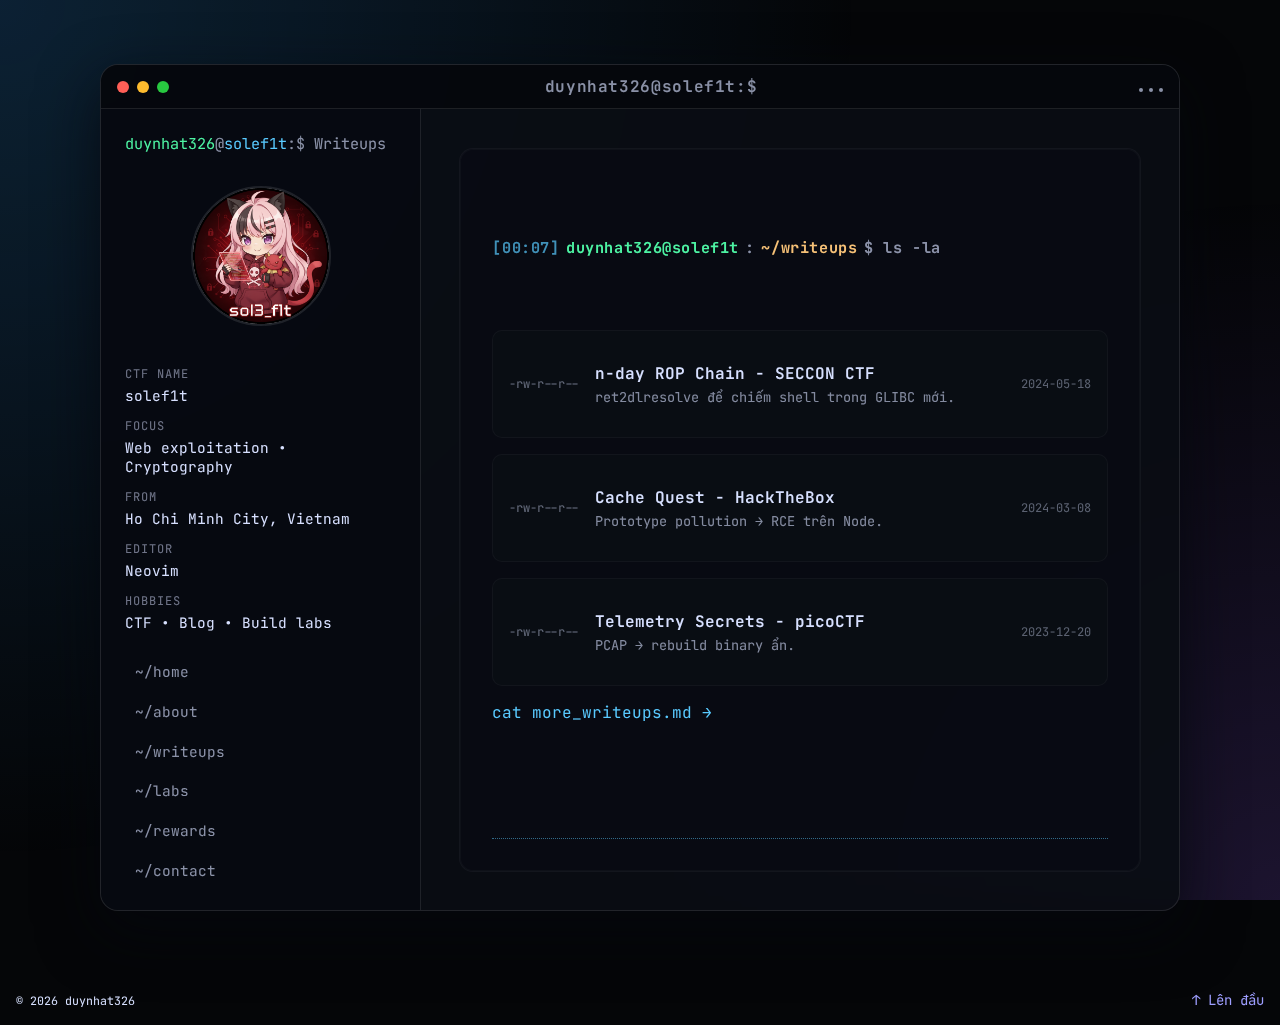
<file: assets/html/writeups.html>
<!DOCTYPE html>
<html lang="vi">
<head>
  <meta charset="UTF-8" /><meta name="viewport" content="width=device-width, initial-scale=1.0" />
  <title>Writeups — Solef1t</title>
  <meta name="description" content="Writeups CTF của duynhat326" />
  <link rel="icon" href="/favicon.ico" />
  <link href="https://fonts.googleapis.com/css2?family=JetBrains+Mono:wght@400;500;600;700&display=swap" rel="stylesheet" />
  <link rel="stylesheet" href="../css/styles.css" />
</head>
<body>
  <a class="skip-to-content" href="#terminal">Bỏ qua nội dung</a>
  <div class="background"></div>
  <div class="window">
    <header class="window__bar" role="presentation">
      <div class="traffic-lights" aria-hidden="true"><span class="traffic traffic--close"></span><span class="traffic traffic--min"></span><span class="traffic traffic--max"></span></div>
      <div class="window__title">duynhat326@solef1t:$</div>
      <div class="window__actions"><span class="dot"></span><span class="dot"></span><span class="dot"></span></div>
    </header>

    <div class="window__body">
      <aside class="sidebar">
        <div class="sidebar__header">
          <div class="prompt"><span class="prompt__user">duynhat326</span>@<span class="prompt__host">solef1t</span>:$ Writeups</div>
          <div class="avatar-wrapper"><img src="../img/avatar.png" alt="Avatar sol3_f1t" class="avatar-img" loading="lazy" /></div>
        </div>
        <dl class="facts">
            <div><dt>CTF name</dt><dd>solef1t</dd></div>
            <div><dt>Focus</dt><dd>Web exploitation • Cryptography</dd></div>
            <div><dt>From</dt><dd>Ho Chi Minh City, Vietnam</dd></div>
            <div><dt>Editor</dt><dd>Neovim</dd></div>
            <div><dt>Hobbies</dt><dd>CTF • Blog • Build labs</dd></div>
          </dl>
        <nav class="sidebar__nav" aria-label="Điều hướng">
            <a href="../../index.html" class="nav-link">~/home</a>
            <a href="about.html"    class="nav-link">~/about</a>
            <a href="writeups.html" class="nav-link">~/writeups</a>
            <a href="labs.html"     class="nav-link">~/labs</a>
            <a href="rewards.html"  class="nav-link">~/rewards</a>
            <a href="contact.html"  class="nav-link">~/contact</a>
        </nav>     
      </aside>

      <main class="terminal" id="terminal" tabindex="-1">
        <section class="section" id="writeups">
          <h2 class="prompt-line">
            <span class="prompt-line__prefix">[00:07]</span>
            <span class="prompt-line__user">duynhat326@solef1t</span>:<span class="prompt-line__path">~/writeups</span>$ ls -la
          </h2>
          <ul class="listing">
            <li><span class="listing__tag">-rw-r--r--</span><div class="listing__meta"><a href="#" class="listing__title">n-day ROP Chain - SECCON CTF</a><span class="listing__desc">ret2dlresolve để chiếm shell trong GLIBC mới.</span></div><time class="listing__time">2024-05-18</time></li>
            <li><span class="listing__tag">-rw-r--r--</span><div class="listing__meta"><a href="#" class="listing__title">Cache Quest - HackTheBox</a><span class="listing__desc">Prototype pollution → RCE trên Node.</span></div><time class="listing__time">2024-03-08</time></li>
            <li><span class="listing__tag">-rw-r--r--</span><div class="listing__meta"><a href="#" class="listing__title">Telemetry Secrets - picoCTF</a><span class="listing__desc">PCAP → rebuild binary ẩn.</span></div><time class="listing__time">2023-12-20</time></li>
          </ul>
          <a class="inline-link" href="#">cat more_writeups.md →</a>
        </section>
      </main>
    </div>
  </div>

  <footer role="contentinfo"><div class="footer-inner"><small>© <span id="year-footer"></span> duynhat326</small><a class="back-to-top" href="#terminal">↑ Lên đầu</a></div></footer>
  <script src="../js/script.js"></script>
  <script>!function(){var y=document.getElementById("year-footer");y&&(y.textContent=(new Date).getFullYear())}();</script>
</body>
</html>
</file>
<file: assets/css/styles.css>
:root {
    color-scheme: dark;
    --bg: #050608;
    --bg-glow: radial-gradient(circle at top left, rgba(42, 159, 255, 0.18), transparent 55%),
        radial-gradient(circle at bottom right, rgba(149, 91, 255, 0.16), transparent 45%);
    --window-bg: rgba(10, 13, 20, 0.92);
    --border: rgba(255, 255, 255, 0.1);
    --text: #d7e0ff;
    --muted: rgba(215, 224, 255, 0.64);
    --accent: #4df3a3;
    --accent-soft: rgba(77, 243, 163, 0.16);
    --link: #59caff;
    --shadow: 0 20px 60px rgba(5, 8, 14, 0.8);
}

* {
    box-sizing: border-box;
}

body {
    margin: 0;
    min-height: 100vh;
    font-family: 'JetBrains Mono', Menlo, Monaco, Consolas, monospace;
    background: var(--bg);
    color: var(--text);
    overflow-x: hidden;
}

.background {
    position: fixed;
    inset: 0;
    pointer-events: none;
    background: var(--bg-glow);
    z-index: -1;
}

.window {
    max-width: 1080px;
    margin: clamp(2rem, 5vw, 4rem) auto;
    border-radius: 18px;
    backdrop-filter: blur(16px);
    background: var(--window-bg);
    border: 1px solid var(--border);
    box-shadow: var(--shadow);
    overflow: hidden;
    display: flex;
    flex-direction: column;
}

.window__bar {
    display: flex;
    align-items: center;
    justify-content: space-between;
    padding: 0.7rem 1rem;
    border-bottom: 1px solid var(--border);
    background: rgba(3, 5, 8, 0.6);
}

.window__title {
    font-weight: 600;
    letter-spacing: 0.04em;
    color: var(--muted);
}

.window__actions .dot {
    width: 4px;
    height: 4px;
    margin-left: 6px;
    border-radius: 50%;
    background: var(--muted);
    display: inline-block;
}

.traffic-lights {
    display: flex;
    gap: 0.5rem;
}

.traffic {
    width: 12px;
    height: 12px;
    border-radius: 50%;
    display: inline-flex;
    align-items: center;
    justify-content: center;
}

.traffic--close { background: #ff5f57; }
.traffic--min { background: #febb2e; }
.traffic--max { background: #28c840; }

.window__body {
    display: grid;
    grid-template-columns: minmax(260px, 320px) 1fr;
    gap: 0;
}

.sidebar {
    border-right: 1px solid var(--border);
    padding: 1.5rem;
    background: rgba(5, 8, 15, 0.6);
    display: flex;
    flex-direction: column;
    gap: 1.5rem;
}

.sidebar__header {
    display: grid;
    gap: 1rem;
}

.prompt {
    color: var(--muted);
    font-size: 0.95rem;
}

.prompt__user { color: var(--accent); }
.prompt__host { color: var(--link); }
.prompt__path { color: #f6c177; margin-left: 0.25rem; }

.ascii {
    margin: 0;
    font-size: 0.75rem;
    line-height: 1.2;
    color: rgba(89, 202, 255, 0.7);
}

.facts {
    margin: 0;
    display: grid;
    gap: 0.8rem;
}

.facts div {
    display: grid;
    gap: 0.25rem;
}

.facts dt {
    font-size: 0.75rem;
    text-transform: uppercase;
    letter-spacing: 0.08em;
    color: rgba(215, 224, 255, 0.5);
}

.facts dd {
    margin: 0;
    font-size: 0.9rem;
    color: var(--text);
}

.sidebar__nav {
    display: grid;
    gap: 0.5rem;
}

.nav-link {
    color: var(--muted);
    text-decoration: none;
    font-size: 0.9rem;
    padding: 0.4rem 0.6rem;
    border-radius: 6px;
    transition: background 0.2s ease, color 0.2s ease;
}

.nav-link:hover,
.nav-link:focus-visible,
.nav-link.is-active {
    background: var(--accent-soft);
    color: var(--accent);
    outline: none;
}

.terminal {
    padding: clamp(1.5rem, 3vw, 2.5rem);
    display: grid;
    gap: clamp(2rem, 3vw, 3rem);
}

.section {
    display: grid;
    gap: 1rem;
    background: rgba(7, 10, 18, 0.55);
    border: 1px solid rgba(255, 255, 255, 0.05);
    border-radius: 14px;
    padding: clamp(1.5rem, 3vw, 2rem);
    box-shadow: inset 0 0 0 1px rgba(255, 255, 255, 0.03);
}

.prompt-line {
    margin: 0;
    display: flex;
    flex-wrap: wrap;
    align-items: center;
    gap: 0.4rem;
    font-size: 0.95rem;
    letter-spacing: 0.04em;
    color: var(--muted);
}

.prompt-line__prefix {
    color: rgba(89, 202, 255, 0.7);
}

.prompt-line__user { color: var(--accent); }
.prompt-line__path { color: #f6c177; }

p {
    margin: 0;
    line-height: 1.7;
    color: var(--muted);
    font-size: 0.95rem;
}

strong {
    color: var(--text);
}

.inline-link {
    color: var(--link);
    text-decoration: none;
    border-bottom: 1px dotted rgba(89, 202, 255, 0.5);
    padding-bottom: 2px;
}

.inline-link:hover,
.inline-link:focus-visible {
    color: #8deaff;
    border-color: #8deaff;
}

.listing {
    list-style: none;
    margin: 0;
    padding: 0;
    display: grid;
    gap: 1rem;
}

.listing li {
    display: grid;
    grid-template-columns: auto 1fr auto;
    gap: 1rem;
    align-items: center;
    padding: 0.8rem 1rem;
    border-radius: 10px;
    background: rgba(10, 14, 20, 0.7);
    border: 1px solid rgba(255, 255, 255, 0.04);
}

.listing__tag {
    font-size: 0.75rem;
    color: rgba(215, 224, 255, 0.45);
}

.listing__title {
    color: var(--text);
    text-decoration: none;
    font-weight: 600;
    display: inline-block;
}

.listing__title:hover,
.listing__title:focus-visible {
    color: var(--accent);
}

.listing__desc {
    display: block;
    font-size: 0.85rem;
    color: rgba(215, 224, 255, 0.6);
    margin-top: 0.25rem;
}

.listing__time {
    font-size: 0.75rem;
    color: rgba(215, 224, 255, 0.4);
}

.lab-grid {
    display: grid;
    gap: 1rem;
    grid-template-columns: repeat(auto-fit, minmax(210px, 1fr));
}

.lab {
    background: rgba(11, 14, 22, 0.75);
    border: 1px solid rgba(89, 202, 255, 0.12);
    border-radius: 12px;
    padding: 1.1rem;
    display: grid;
    gap: 0.6rem;
}

.lab__header {
    font-weight: 600;
    color: var(--text);
}

.lab__status {
    font-size: 0.8rem;
    color: rgba(77, 243, 163, 0.7);
    text-transform: uppercase;
    letter-spacing: 0.08em;
}

.timeline {
    margin: 0;
    padding: 0;
    list-style: none;
    display: grid;
    gap: 1.2rem;
}

.timeline li {
    display: flex;
    gap: 1rem;
    align-items: baseline;
    border-left: 2px solid rgba(89, 202, 255, 0.25);
    padding-left: 1rem;
}

.timeline__year {
    font-weight: 600;
    color: var(--accent);
    min-width: 4rem;
}

.timeline__event {
    color: var(--muted);
    font-size: 0.9rem;
}

.last-login {
    color: rgba(215, 224, 255, 0.55);
    font-size: 0.85rem;
}

@media (max-width: 960px) {
    .window {
        margin: 1.5rem;
    }

    .window__body {
        grid-template-columns: 1fr;
    }

    .sidebar {
        border-right: none;
        border-bottom: 1px solid var(--border);
    }
}

@media (max-width: 640px) {
    .window {
        margin: 1rem;
    }

    .listing li {
        grid-template-columns: 1fr;
        gap: 0.6rem;
    }

    .prompt-line {
        font-size: 0.85rem;
    }

    .sidebar {
        padding: 1.2rem;
    }
}

.footer-inner {
    display: flex;
    align-items: center;
    justify-content: space-between;
    padding: 16px;
    font-size: 14px;
}

.back-to-top {
    text-decoration: none;
}
  
.skip-to-content {
    position: absolute;
    left: -9999px;
    top: auto;
    width: 1px;
    height: 1px;
    overflow: hidden;
}
  
.skip-to-content:focus {
    position: fixed;
    left: 16px;
    top: 16px;
    padding: 10px 14px;
    background: #0ea5e9;
    color: #fff;
    border-radius: 8px;
    z-index: 9999;
    box-shadow: 0 6px 20px rgba(0, 0, 0, .25);
}
  
.avatar-wrapper {
    display: flex;
    align-items: center;
    justify-content: center;
    margin: 16px 0;
}
  
.avatar-img {
    width: 140px;
    height: 140px;
    border-radius: 50%;
    border: 2px solid rgba(255, 255, 255, 0.1);
    object-fit: cover;
    transition: transform 0.3s ease, box-shadow 0.3s ease;
}
  
.avatar-img:hover {
    transform: scale(1.05);
    box-shadow: 0 0 20px rgba(255, 0, 0, 0.4);
}
</file>
<file: assets/css/base.css>
/* ================================================================
   Sole_f1t Personal Blog — base.css
   Global / shared styles used across all pages
   ================================================================ */

/* ===== Reset & Base ===== */
*, *::before, *::after { box-sizing: border-box; margin: 0; padding: 0; }

:root {
  --accent:       #FAA81A;
  --accent-hover: #e09510;
  --accent-dim:   rgba(250, 168, 26, 0.12);
  --accent-glow:  rgba(250, 168, 26, 0.35);
  --bg:           #18191a;
  --sidebar-bg:   #1e1f20;
  --card-bg:      rgba(255,255,255,0.03);
  --border:       rgba(255,255,255,0.08);
  --text:         #f5f5f5;
  --text-muted:   #aaaaaa;
  --text-dim:     rgba(245,245,245,0.55);
  --sidebar-w:    250px;
  --sidebar-cw:   88px;
  --transition:   0.3s ease;
  --radius:       12px;
}

body {
  background: var(--bg);
  color: var(--text);
  font-family: 'Cairo', sans-serif;
  font-weight: 700;
  min-height: 100vh;
  overflow-x: hidden;
}

a { text-decoration: none; color: inherit; }
img { display: block; }
ul, ol { list-style: none; }

/* fix Font Awesome */
.fa, .fas, .far, .fab, .fal, .fad {
  font-family: "Font Awesome 6 Free" !important;
  font-weight: 900 !important;
}
.fab { font-family: "Font Awesome 6 Brands" !important; font-weight: 400 !important; }
/* fix Boxicons */
[class^="bx"], [class*=" bx"] {
  font-family: "boxicons" !important;
  font-weight: normal !important;
}

/* ===== Scrollbar ===== */
::-webkit-scrollbar { width: 6px; }
::-webkit-scrollbar-track { background: var(--bg); }
::-webkit-scrollbar-thumb { background: rgba(255,255,255,0.15); border-radius: 3px; }

/* ================================================================
   BACKGROUND ANIMATION
   ================================================================ */
.bg-animation {
  position: fixed;
  inset: 0;
  pointer-events: none;
  z-index: 0;
  overflow: hidden;
}

.shape {
  position: absolute;
  border-radius: 50%;
  filter: blur(100px);
  opacity: 0.12;
  animation: shapeFloat 12s ease-in-out infinite;
}
.shape-red    { width: 600px; height: 600px; background: #ff2d2d; top: -15%; left: -10%; animation-delay: 0s; }
.shape-purple { width: 450px; height: 450px; background: #8b00ff; bottom: -10%; right: -8%; animation-delay: -4s; }
.shape-blue   { width: 400px; height: 400px; background: #006aff; top: 40%;  left: 35%;   animation-delay: -8s; }

@keyframes shapeFloat {
  0%,100% { transform: translateY(0)   scale(1);    }
  33%      { transform: translateY(-35px) scale(1.07); }
  66%      { transform: translateY(22px)  scale(0.93); }
}

.grid-overlay {
  position: absolute;
  inset: 0;
  background-image:
    linear-gradient(rgba(255,255,255,0.022) 1px, transparent 1px),
    linear-gradient(90deg, rgba(255,255,255,0.022) 1px, transparent 1px);
  background-size: 46px 46px;
}

/* ================================================================
   SIDEBAR
   ================================================================ */
.sidebar {
  position: fixed;
  left: 0; top: 0;
  height: 100vh;
  width: var(--sidebar-w);
  background: var(--sidebar-bg);
  border-right: 1px solid var(--border);
  z-index: 1000;
  display: flex;
  flex-direction: column;
  overflow: visible;
  transition: width var(--transition);
}
.sidebar.closed { width: var(--sidebar-cw); }

/* Header */
.sidebar header {
  position: relative;
  display: flex;
  align-items: center;
  padding: 14px 16px;
  border-bottom: 1px solid var(--border);
  min-height: 72px;
  gap: 12px;
  overflow: visible;
}

.sidebar .image-text {
  display: flex;
  align-items: center;
  gap: 12px;
  overflow: hidden;
  white-space: nowrap;
}

.sidebar .image {
  flex-shrink: 0;
  width: 40px; height: 40px;
  border-radius: 50%;
  overflow: hidden;
  border: 2px solid var(--accent);
  background: #2a2a2a;
}
.sidebar .image img {
  width: 100%; height: 100%;
  object-fit: cover;
}

.sidebar .text {
  overflow: hidden;
  transition: opacity var(--transition), max-width var(--transition);
  max-width: 160px;
}
.sidebar.closed .text { opacity: 0; max-width: 0; }

.sidebar .name {
  display: block;
  font-size: 0.9rem;
  font-weight: 800;
  color: var(--text);
  white-space: nowrap;
}
.sidebar .profession {
  display: block;
  font-size: 0.72rem;
  font-weight: 600;
  color: var(--text-muted);
  white-space: nowrap;
}

/* Toggle chevron — yellow circle sticking out of sidebar */
.sidebar .toggle {
  position: absolute;
  right: -14px;
  top: 50%;
  transform: translateY(-50%) rotate(180deg);
  width: 28px;
  height: 28px;
  border-radius: 50%;
  background: var(--accent);
  color: #1a1a1a;
  cursor: pointer;
  display: flex;
  align-items: center;
  justify-content: center;
  font-size: 1rem;
  font-weight: 900;
  border: 2px solid var(--sidebar-bg);
  transition: background var(--transition), transform var(--transition);
  z-index: 1001;
  flex-shrink: 0;
  line-height: 1;
}
.sidebar .toggle:hover { background: var(--accent-hover); }
.sidebar.closed .toggle { transform: translateY(-50%) rotate(0deg); }

/* Menu bar */
.menu-bar {
  flex: 1;
  display: flex;
  flex-direction: column;
  padding: 10px 0;
  overflow-y: auto;
  overflow-x: clip;
  scrollbar-width: none;
  position: relative;
  z-index: 0;
}
.menu-bar::-webkit-scrollbar { display: none; }

/* Search box */
.search-box {
  display: flex;
  align-items: center;
  gap: 10px;
  padding: 8px 14px;
  margin: 4px 10px 10px;
  background: rgba(255,255,255,0.04);
  border: 1px solid var(--border);
  border-radius: 10px;
  overflow: hidden;
  cursor: text;
  transition: background var(--transition), border-color var(--transition);
}
.search-box:focus-within { border-color: rgba(250,168,26,0.4); background: rgba(250,168,26,0.05); }
.search-box .icon { font-size: 1.2rem; color: var(--text-muted); flex-shrink: 0; transition: color var(--transition); }
.search-box:focus-within .icon { color: var(--accent); }
.search-box input {
  background: none;
  border: none;
  outline: none;
  color: var(--text);
  font-family: 'Cairo', sans-serif;
  font-size: 0.88rem;
  font-weight: 600;
  width: 100%;
  white-space: nowrap;
  transition: opacity var(--transition), width var(--transition);
}
.search-box input::placeholder { color: var(--text-muted); }
.sidebar.closed .search-box input { opacity: 0; width: 0; }
.sidebar.closed .search-box { cursor: pointer; }

/* Nav links */
.menu-links {
  display: flex;
  flex-direction: column;
  gap: 3px;
  padding: 0 10px;
}

.menu-links li a {
  display: flex;
  align-items: center;
  gap: 12px;
  padding: 10px 12px;
  border-radius: 10px;
  color: var(--text-muted);
  font-size: 0.88rem;
  font-weight: 700;
  white-space: nowrap;
  overflow: hidden;
  transition: all var(--transition);
}
.menu-links li a:hover,
.menu-links li a.active {
  background: var(--accent-dim);
  color: var(--accent);
}
.menu-links li a .icon {
  font-size: 1.25rem;
  flex-shrink: 0;
  line-height: 1;
  transition: color var(--transition);
}
.menu-links li a span.text {
  white-space: nowrap;
  overflow: hidden;
  max-width: 160px;
  transition: opacity var(--transition), max-width var(--transition);
  font-family: 'Cairo', sans-serif;
}
.sidebar.closed .menu-links li a span.text { opacity: 0; max-width: 0; }

/* Bottom section */
.bottom-content {
  padding: 10px;
  border-top: 1px solid var(--border);
  margin-top: auto;
}

/* ================================================================
   MAIN / PAGE WRAPPER
   ================================================================ */
.l-main {
  margin-left: var(--sidebar-w);
  min-height: 100vh;
  position: relative;
  z-index: 1;
  transition: margin-left var(--transition);
}
.sidebar.closed ~ .l-main { margin-left: var(--sidebar-cw); }

.page-wrapper {
  padding: 50px 50px 60px 60px;
  width: 100%;
}

/* ================================================================
   SHARED PAGE HEADER (used across all content pages)
   ================================================================ */
.page-head {
  text-align: center;
  padding: 44px 0 36px;
}
.page-head-title {
  font-size: clamp(1.9rem, 4vw, 3rem);
  font-weight: 900;
  background: linear-gradient(135deg, #ffffff 30%, var(--accent) 100%);
  -webkit-background-clip: text;
  -webkit-text-fill-color: transparent;
  background-clip: text;
  margin-bottom: 10px;
}
.page-head-sub {
  font-size: 0.95rem;
  font-weight: 600;
  color: var(--text-muted);
}

/* ================================================================
   SHARED CONTENT COMPONENTS
   ================================================================ */

/* Section card */
.content-card {
  background: var(--card-bg);
  border: 1px solid var(--border);
  border-radius: 16px;
  padding: 28px 30px;
  margin-bottom: 24px;
  transition: border-color var(--transition);
}
.content-card:hover { border-color: rgba(250,168,26,0.2); }

.card-title {
  font-size: 1.2rem;
  font-weight: 800;
  color: var(--text);
  margin-bottom: 16px;
  display: flex;
  align-items: center;
  gap: 10px;
}
.card-title i { color: var(--accent); font-size: 1.3rem; }

/* ================================================================
   SCROLL TO TOP
   ================================================================ */
.scroll-top-btn {
  position: fixed;
  bottom: 28px; right: 28px;
  width: 44px; height: 44px;
  border-radius: var(--radius);
  background: var(--accent-dim);
  border: 1px solid rgba(250,168,26,0.35);
  color: var(--accent);
  cursor: pointer;
  font-size: 1.4rem;
  display: flex;
  align-items: center;
  justify-content: center;
  transition: all var(--transition);
  opacity: 0;
  pointer-events: none;
  z-index: 99;
}
.scroll-top-btn.visible { opacity: 1; pointer-events: all; }
.scroll-top-btn:hover { background: var(--accent); color: #1a1a1a; transform: translateY(-3px); box-shadow: 0 6px 18px var(--accent-glow); }

/* ================================================================
   MOBILE NAV
   ================================================================ */
.mobile-nav {
  display: none;
  position: fixed;
  bottom: 0; left: 0; right: 0;
  background: var(--sidebar-bg);
  border-top: 1px solid var(--border);
  z-index: 1100;
  padding: 6px 0;
}
.mobile-nav ul {
  display: flex;
  align-items: stretch;
}
.mobile-nav ul li { flex: 1; }
.mobile-nav ul li a {
  display: flex;
  flex-direction: column;
  align-items: center;
  gap: 3px;
  padding: 6px 4px;
  color: var(--text-muted);
  font-size: 0.65rem;
  font-weight: 700;
  text-align: center;
  transition: color var(--transition);
}
.mobile-nav ul li a i { font-size: 1.2rem; }
.mobile-nav ul li a:hover,
.mobile-nav ul li a.active { color: var(--accent); }

/* ================================================================
   RESPONSIVE
   ================================================================ */
@media (max-width: 900px) {
  .page-wrapper { padding: 40px 24px 50px 30px; }
}

@media (max-width: 768px) {
  .sidebar { display: none; }
  .l-main { margin-left: 0 !important; }
  .mobile-nav { display: block; }
  .page-wrapper { padding: 24px 16px 90px; }
  .listing-item { grid-template-columns: 1fr; gap: 6px; }
  .listing-date { display: none; }
  .scroll-top-btn { bottom: 72px; right: 14px; }
}

@media (max-width: 480px) {
  .content-card { padding: 18px; }
}
</file>
<file: assets/css/about.css>
/* ================================================================
   Sole_f1t Personal Blog — about.css
   Styles for about.html
   ================================================================ */

/* ── Profile hero section ── */
.about-hero {
  display: flex;
  align-items: center;
  gap: 40px;
  background: var(--card-bg);
  border: 1px solid var(--border);
  border-radius: 20px;
  padding: 36px 40px;
  margin-bottom: 28px;
  transition: border-color var(--transition), box-shadow var(--transition);
}
.about-hero:hover {
  border-color: rgba(250,168,26,0.3);
  box-shadow: 0 8px 32px rgba(0,0,0,0.25);
}

.about-avatar-wrap {
  flex-shrink: 0;
  width: 130px; height: 130px;
  border-radius: 50%;
  background: linear-gradient(135deg, var(--accent) 0%, #ff6b35 50%, #a855f7 100%);
  padding: 3px;
  box-shadow: 0 0 40px var(--accent-glow);
}
.about-avatar-wrap img {
  width: 100%; height: 100%;
  border-radius: 50%;
  object-fit: cover;
  background: var(--bg);
}

.about-hero-info { flex: 1; min-width: 0; }

.about-name {
  font-size: 1.8rem;
  font-weight: 900;
  color: var(--text);
  margin-bottom: 5px;
}

.about-role {
  font-size: 0.88rem;
  font-weight: 700;
  color: var(--accent);
  margin-bottom: 14px;
  display: flex;
  align-items: center;
  gap: 6px;
  flex-wrap: wrap;
}
.about-role i { font-size: 1rem; }

.about-bio {
  font-size: 0.92rem;
  font-weight: 600;
  color: var(--text-muted);
  line-height: 1.75;
  margin-bottom: 18px;
}
.about-bio strong { color: var(--text); }

.about-badges {
  display: flex;
  flex-wrap: wrap;
  gap: 8px;
}
.about-badge {
  display: inline-flex;
  align-items: center;
  gap: 6px;
  background: var(--accent-dim);
  border: 1px solid rgba(250,168,26,0.25);
  border-radius: 20px;
  padding: 5px 14px;
  font-size: 0.78rem;
  font-weight: 700;
  color: var(--accent);
  transition: background var(--transition), border-color var(--transition);
}
.about-badge:hover {
  background: rgba(250,168,26,0.2);
  border-color: rgba(250,168,26,0.4);
}
.about-badge i { font-size: 0.9rem; }

/* ── Highlights list ── */
.highlights li {
  background: rgba(255,255,255,0.025);
  border: 1px solid var(--border);
  border-radius: 10px;
  padding: 12px 16px;
  margin-bottom: 10px;
  color: var(--text-muted);
  font-size: 0.92rem;
  line-height: 1.65;
  transition: border-color var(--transition), background var(--transition);
}
.highlights li:last-child { margin-bottom: 0; }
.highlights li:hover { border-color: rgba(250,168,26,0.2); background: rgba(250,168,26,0.03); }
.highlights li strong { color: var(--text); }

/* Responsive */
@media (max-width: 640px) {
  .about-hero {
    flex-direction: column;
    text-align: center;
    padding: 28px 22px;
    gap: 20px;
  }
  .about-role { justify-content: center; }
  .about-badges { justify-content: center; }
}
</file>
<file: assets/css/contact.css>
/* ================================================================
   Sole_f1t Personal Blog — contact.css
   Styles for contact.html
   ================================================================ */

/* Page heading */
.contact-page-head {
  text-align: center;
  padding: 44px 0 36px;
}
.contact-page-title {
  font-size: clamp(2rem, 4vw, 3rem);
  font-weight: 900;
  background: linear-gradient(135deg, #ffffff 30%, var(--accent) 100%);
  -webkit-background-clip: text;
  -webkit-text-fill-color: transparent;
  background-clip: text;
  margin-bottom: 10px;
}
.contact-page-sub {
  font-size: 0.95rem;
  font-weight: 600;
  color: var(--text-muted);
  margin-bottom: 20px;
}
.contact-head-line {
  width: 100%;
  height: 1px;
  background: linear-gradient(90deg, transparent, rgba(250,168,26,0.4), transparent);
}

/* 3-card row */
.contact-cards {
  display: grid;
  grid-template-columns: repeat(3, 1fr);
  gap: 20px;
  margin-top: 36px;
  margin-bottom: 28px;
}
.contact-main-card {
  background: rgba(255,255,255,0.03);
  border: 1px solid var(--border);
  border-left: 3px solid var(--accent);
  border-radius: 16px;
  padding: 32px 24px 28px;
  display: flex;
  flex-direction: column;
  align-items: center;
  text-align: center;
  gap: 10px;
  transition: all var(--transition);
}
.contact-main-card:hover {
  border-color: rgba(250,168,26,0.5);
  border-left-color: var(--accent);
  transform: translateY(-5px);
  box-shadow: 0 12px 32px rgba(0,0,0,0.3);
  background: rgba(250,168,26,0.04);
}

.cmc-icon {
  width: 60px; height: 60px;
  border-radius: 50%;
  background: rgba(250,168,26,0.15);
  display: flex;
  align-items: center;
  justify-content: center;
  font-size: 1.7rem;
  color: var(--accent);
  margin-bottom: 4px;
  transition: background var(--transition);
}
.contact-main-card:hover .cmc-icon { background: rgba(250,168,26,0.25); }

.cmc-title {
  font-size: 1.05rem;
  font-weight: 900;
  color: var(--text);
}
.cmc-sub {
  font-size: 0.82rem;
  font-weight: 600;
  color: var(--text-muted);
  line-height: 1.5;
  margin-bottom: 6px;
}
.cmc-btn {
  display: inline-block;
  margin-top: 6px;
  padding: 9px 22px;
  border-radius: 8px;
  border: 1px solid rgba(250,168,26,0.45);
  background: transparent;
  color: var(--accent);
  font-family: 'Cairo', sans-serif;
  font-size: 0.85rem;
  font-weight: 800;
  text-decoration: none;
  transition: all var(--transition);
  white-space: nowrap;
}
.cmc-btn:hover {
  background: var(--accent);
  color: #1a1a1a;
  box-shadow: 0 4px 16px var(--accent-glow);
}

/* Social panel */
.contact-social-panel {
  background: rgba(255,255,255,0.03);
  border: 1px solid var(--border);
  border-radius: 16px;
  padding: 28px 32px 32px;
}
.csp-title {
  font-size: 1.1rem;
  font-weight: 900;
  color: var(--accent);
  display: flex;
  align-items: center;
  justify-content: center;
  gap: 8px;
  margin-bottom: 16px;
}
.csp-title i { font-size: 1.3rem; }
.csp-divider {
  height: 1px;
  background: var(--border);
  margin-bottom: 28px;
}
.csp-grid {
  display: flex;
  justify-content: center;
  flex-wrap: wrap;
  gap: 32px;
}
.csp-link {
  display: flex;
  flex-direction: column;
  align-items: center;
  gap: 8px;
  text-decoration: none;
  color: var(--text-muted);
  font-size: 0.82rem;
  font-weight: 700;
  transition: color var(--transition);
}
.csp-link:hover { color: var(--accent); }
.csp-link-icon {
  width: 56px; height: 56px;
  border-radius: 12px;
  background: rgba(255,255,255,0.05);
  border: 1px solid var(--border);
  display: flex;
  align-items: center;
  justify-content: center;
  font-size: 1.6rem;
  color: var(--text-muted);
  transition: all var(--transition);
}
.csp-link:hover .csp-link-icon {
  background: var(--accent-dim);
  border-color: rgba(250,168,26,0.4);
  color: var(--accent);
  transform: translateY(-4px);
  box-shadow: 0 6px 18px rgba(0,0,0,0.25);
}

@media (max-width: 768px) {
  .contact-cards { grid-template-columns: 1fr; }
  .csp-grid { gap: 20px; }
}
@media (max-width: 480px) {
  .contact-main-card { padding: 24px 18px 22px; }
  .csp-link-icon { width: 48px; height: 48px; font-size: 1.4rem; }
}
</file>
<file: assets/css/experience.css>
/* ================================================================
   Sole_f1t Personal Blog — experience.css
   Styles for experience.html (3-tab design)
   ================================================================ */

/* Page heading */
.exp-page-head {
  text-align: center;
  padding: 40px 0 36px;
}

.exp-page-title {
  font-size: clamp(1.9rem, 3.5vw, 2.8rem);
  font-weight: 900;
  background: linear-gradient(135deg, #ffffff 30%, var(--accent) 100%);
  -webkit-background-clip: text;
  -webkit-text-fill-color: transparent;
  background-clip: text;
  margin-bottom: 8px;
}
.exp-page-sub {
  font-size: 0.88rem;
  font-weight: 600;
  color: var(--text-muted);
  margin-bottom: 14px;
}
.exp-underline {
  width: 60px;
  height: 3px;
  background: var(--accent);
  border-radius: 2px;
  margin: 0 auto;
}

/* ── Tab selector ── */
.exp-tabs {
  display: grid;
  grid-template-columns: repeat(3, 1fr);
  gap: 16px;
  margin-bottom: 48px;
}
.exp-tab {
  background: rgba(255,255,255,0.03);
  border: 1px solid var(--border);
  border-radius: 16px;
  padding: 28px 20px 24px;
  text-align: center;
  cursor: pointer;
  transition: all var(--transition);
}
.exp-tab:hover {
  border-color: rgba(250,168,26,0.3);
  background: rgba(250,168,26,0.04);
}
.exp-tab.active {
  border-color: var(--accent);
  background: rgba(250,168,26,0.06);
}
.exp-tab-icon {
  width: 56px; height: 56px;
  border-radius: 50%;
  background: rgba(250,168,26,0.15);
  display: flex;
  align-items: center;
  justify-content: center;
  margin: 0 auto 14px;
  font-size: 1.6rem;
  color: var(--accent);
  transition: background var(--transition);
}
.exp-tab.active .exp-tab-icon { background: rgba(250,168,26,0.25); }
.exp-tab-name {
  font-size: 1rem;
  font-weight: 800;
  color: var(--text);
  margin-bottom: 5px;
}
.exp-tab.active .exp-tab-name { color: var(--accent); }
.exp-tab-sub {
  font-size: 0.8rem;
  font-weight: 600;
  color: var(--text-muted);
}

/* ── Panels ── */
.exp-panel {
  display: none;
  animation: expPanelIn 0.3s ease;
}
.exp-panel.active { display: block; }
@keyframes expPanelIn {
  from { opacity: 0; transform: translateY(14px); }
  to   { opacity: 1; transform: translateY(0); }
}

/* ── Work Experience timeline ── */
.exp-timeline {
  display: flex;
  flex-direction: column;
  gap: 0;
  padding-left: 28px;
  border-left: 2px solid rgba(250,168,26,0.25);
}
.exp-tl-item {
  position: relative;
  display: flex;
  gap: 24px;
  margin-bottom: 32px;
}
.exp-tl-item:last-child { margin-bottom: 0; }

.exp-tl-line-wrap {
  position: absolute;
  left: -37px;
  top: 20px;
}
.exp-tl-dot {
  width: 16px; height: 16px;
  border-radius: 50%;
  background: var(--accent);
  border: 3px solid var(--bg);
  box-shadow: 0 0 0 2px var(--accent);
}

.exp-tl-content {
  flex: 1;
  background: rgba(255,255,255,0.03);
  border: 1px solid var(--border);
  border-radius: 16px;
  overflow: hidden;
  transition: border-color var(--transition);
}
.exp-tl-content:hover { border-color: rgba(250,168,26,0.3); }

.exp-tl-header { padding: 18px 22px 14px; }
.exp-tl-role {
  font-size: 1.05rem;
  font-weight: 900;
  color: var(--accent);
  margin-bottom: 6px;
}
.exp-tl-meta {
  display: flex;
  align-items: center;
  flex-wrap: wrap;
  gap: 10px;
}
.exp-tl-org {
  font-size: 0.9rem;
  font-weight: 800;
  color: var(--text);
}
.exp-tl-badge {
  display: inline-block;
  background: var(--accent-dim);
  border: 1px solid rgba(250,168,26,0.3);
  color: var(--accent);
  font-size: 0.78rem;
  font-weight: 700;
  padding: 3px 10px;
  border-radius: 20px;
}

.exp-tl-divider {
  height: 1px;
  background: rgba(250,168,26,0.15);
  margin: 0 22px;
}

.exp-tl-body { padding: 16px 22px 20px; }
.exp-tl-lead {
  font-size: 0.88rem;
  font-weight: 700;
  color: var(--text);
  margin-bottom: 10px;
}
.exp-tl-bullets {
  display: flex;
  flex-direction: column;
  gap: 7px;
  margin-bottom: 16px;
  padding-left: 4px;
}
.exp-tl-bullets li {
  font-size: 0.86rem;
  font-weight: 600;
  color: var(--text-muted);
  line-height: 1.6;
  padding-left: 14px;
  position: relative;
}
.exp-tl-bullets li::before {
  content: '❧';
  position: absolute;
  left: -4px;
  color: var(--accent);
  font-size: 0.75rem;
  top: 2px;
}
.exp-tl-tags {
  display: flex;
  flex-wrap: wrap;
  gap: 7px;
}
.exp-tl-tag {
  font-size: 0.75rem;
  font-weight: 700;
  padding: 4px 11px;
  border-radius: 20px;
  background: rgba(255,255,255,0.05);
  border: 1px solid rgba(255,255,255,0.1);
  color: var(--text-muted);
  transition: all var(--transition);
}
.exp-tl-content:hover .exp-tl-tag {
  border-color: rgba(250,168,26,0.25);
  color: var(--text);
}

/* ── Learning Timeline panel ── */
.learn-head {
  text-align: center;
  margin-bottom: 40px;
}
.learn-title {
  font-size: clamp(1.4rem, 2.5vw, 2rem);
  font-weight: 900;
  color: var(--accent);
  margin-bottom: 12px;
}
.learn-sub {
  color: var(--text-muted);
  font-size: 0.92rem;
  font-weight: 600;
  max-width: 600px;
  margin: 14px auto 0;
  line-height: 1.65;
}
.learn-grid {
  display: grid;
  grid-template-columns: repeat(auto-fill, minmax(280px, 1fr));
  gap: 20px;
}
.learn-card {
  background: rgba(255,255,255,0.03);
  border: 1px solid var(--border);
  border-radius: 16px;
  padding: 22px 22px 20px;
  transition: all var(--transition);
}
.learn-card:hover {
  border-color: rgba(250,168,26,0.3);
  transform: translateY(-4px);
  box-shadow: 0 10px 28px rgba(0,0,0,0.25);
}
.learn-year {
  display: inline-block;
  background: var(--accent);
  color: #1a1a1a;
  font-size: 0.82rem;
  font-weight: 900;
  padding: 3px 12px;
  border-radius: 20px;
  margin-bottom: 10px;
}
.learn-card-title {
  font-size: 1rem;
  font-weight: 900;
  color: var(--text);
  margin-bottom: 12px;
}
.learn-list {
  display: flex;
  flex-direction: column;
  gap: 7px;
  margin-bottom: 16px;
}
.learn-list li {
  display: flex;
  align-items: flex-start;
  gap: 6px;
  font-size: 0.84rem;
  font-weight: 600;
  color: var(--text-muted);
  line-height: 1.55;
}
.learn-list li i { color: var(--accent); font-size: 1rem; flex-shrink: 0; margin-top: 1px; }
.learn-tags {
  display: flex;
  flex-wrap: wrap;
  gap: 6px;
}
.learn-tag {
  font-size: 0.73rem;
  font-weight: 700;
  padding: 3px 10px;
  border-radius: 20px;
  background: var(--accent-dim);
  border: 1px solid rgba(250,168,26,0.2);
  color: var(--accent);
}

/* ── Technical Skills panel ── */
.skill-section {
  background: rgba(255,255,255,0.03);
  border: 1px solid var(--border);
  border-radius: 16px;
  padding: 24px 26px;
  margin-bottom: 20px;
  transition: border-color var(--transition);
}
.skill-section:hover { border-color: rgba(250,168,26,0.2); }
.skill-section:last-child { margin-bottom: 0; }
.skill-section-title {
  font-size: 1rem;
  font-weight: 900;
  color: var(--text);
  margin-bottom: 20px;
  display: flex;
  align-items: center;
  gap: 9px;
}
.skill-section-title i { color: var(--accent); font-size: 1.2rem; }
.skill-bars { display: flex; flex-direction: column; gap: 14px; }
.skill-bar-item { display: flex; flex-direction: column; gap: 5px; }
.skill-bar-top {
  display: flex;
  justify-content: space-between;
  align-items: center;
  font-size: 0.85rem;
  font-weight: 700;
  color: var(--text-muted);
}
.skill-pct { color: var(--accent); font-family: 'JetBrains Mono', monospace; font-size: 0.8rem; }
.skill-track {
  height: 7px;
  background: rgba(255,255,255,0.07);
  border-radius: 10px;
  overflow: hidden;
}
.skill-fill {
  height: 100%;
  width: 0;
  background: linear-gradient(90deg, var(--accent) 0%, #ffcc5c 100%);
  border-radius: 10px;
  transition: width 0.9s cubic-bezier(0.4, 0, 0.2, 1);
}
/* Animate bars when panel becomes active */
.exp-panel.active .skill-fill { width: var(--w); }

/* Responsive */
@media (max-width: 900px) {
  .exp-tabs { grid-template-columns: repeat(3, 1fr); gap: 12px; }
  .exp-tab { padding: 20px 12px 18px; }
  .exp-tab-icon { width: 46px; height: 46px; font-size: 1.3rem; }
  .exp-tab-name { font-size: 0.88rem; }
}
@media (max-width: 640px) {
  .exp-tabs { grid-template-columns: 1fr; }
  .exp-timeline { padding-left: 20px; }
  .exp-tl-line-wrap { left: -28px; }
  .learn-grid { grid-template-columns: 1fr; }
}
</file>
<file: assets/css/projects.css>
/* ================================================================
   Sole_f1t Personal Blog — projects.css
   Styles for projects.html
   ================================================================ */

.project-grid {
  display: grid;
  grid-template-columns: repeat(auto-fill, minmax(240px, 1fr));
  gap: 16px;
}

.project-card {
  background: rgba(255,255,255,0.03);
  border: 1px solid var(--border);
  border-radius: 14px;
  padding: 20px;
  display: flex;
  flex-direction: column;
  gap: 10px;
  transition: all var(--transition);
}
.project-card:hover {
  border-color: rgba(250,168,26,0.3);
  transform: translateY(-4px);
  box-shadow: 0 8px 24px rgba(0,0,0,0.25);
}

.project-icon {
  width: 44px; height: 44px;
  border-radius: 10px;
  background: var(--accent-dim);
  border: 1px solid rgba(250,168,26,0.2);
  display: flex;
  align-items: center;
  justify-content: center;
  font-size: 1.3rem;
  color: var(--accent);
}

.project-name {
  font-size: 0.95rem;
  font-weight: 800;
  color: var(--text);
}

.project-desc {
  font-size: 0.83rem;
  color: var(--text-muted);
  line-height: 1.55;
  flex: 1;
  font-weight: 600;
}

.project-tags { display: flex; flex-wrap: wrap; gap: 6px; }

.tag {
  font-size: 0.72rem;
  font-weight: 700;
  padding: 3px 8px;
  border-radius: 5px;
  background: rgba(250,168,26,0.1);
  border: 1px solid rgba(250,168,26,0.2);
  color: var(--accent);
}

.project-links { display: flex; gap: 8px; margin-top: 4px; }

.project-link {
  font-size: 0.8rem;
  font-weight: 700;
  color: var(--text-muted);
  display: flex;
  align-items: center;
  gap: 5px;
  transition: color var(--transition);
}
.project-link:hover { color: var(--accent); }
.project-link i { font-size: 1rem; }

@media (max-width: 480px) {
  .project-grid { grid-template-columns: 1fr; }
}
</file>
<file: assets/css/rewards.css>
/* ================================================================
   Sole_f1t Personal Blog — rewards.css
   Styles for rewards.html
   ================================================================ */

.timeline { display: grid; gap: 14px; }

.tl-item {
  display: flex;
  gap: 16px;
  padding: 16px;
  background: rgba(255,255,255,0.025);
  border: 1px solid var(--border);
  border-radius: 12px;
  transition: border-color var(--transition);
}
.tl-item:hover { border-color: rgba(250,168,26,0.25); }

.tl-left { min-width: 64px; text-align: center; }

.tl-year {
  display: inline-block;
  background: var(--accent-dim);
  border: 1px solid rgba(250,168,26,0.3);
  color: var(--accent);
  font-size: 0.78rem;
  font-weight: 800;
  padding: 3px 8px;
  border-radius: 6px;
  white-space: nowrap;
}

.tl-right { flex: 1; min-width: 0; }

.tl-title {
  font-size: 0.95rem;
  font-weight: 800;
  color: var(--text);
  margin-bottom: 4px;
}

.tl-sub {
  font-size: 0.83rem;
  color: var(--text-muted);
  line-height: 1.55;
}

.exp-tl-bullets {
  display: flex;
  flex-direction: column;
  gap: 7px;
  margin-top: 6px;
  padding-left: 4px;
}
.exp-tl-bullets li {
  font-size: 0.86rem;
  font-weight: 600;
  color: var(--text-muted);
  line-height: 1.6;
  padding-left: 14px;
  position: relative;
}
.exp-tl-bullets li::before {
  content: '❧';
  position: absolute;
  left: -4px;
  color: var(--accent);
  font-size: 0.75rem;
  top: 2px;
}
</file>
<file: assets/css/search.css>
/* ================================================================
   Sole_f1t Personal Blog — search.css
   Styles for search.html
   ================================================================ */

.search-input-wrap {
  display: flex;
  align-items: center;
  gap: 12px;
  background: rgba(255,255,255,0.04);
  border: 1px solid var(--border);
  border-radius: 14px;
  padding: 12px 20px;
  margin-bottom: 28px;
  transition: border-color var(--transition), background var(--transition);
}
.search-input-wrap:focus-within {
  border-color: rgba(250,168,26,0.5);
  background: rgba(250,168,26,0.04);
}
.search-input-wrap i { font-size: 1.3rem; color: var(--text-muted); flex-shrink: 0; }
.search-input-wrap:focus-within i { color: var(--accent); }

#searchInput {
  background: none;
  border: none;
  outline: none;
  color: var(--text);
  font-family: 'Cairo', sans-serif;
  font-size: 1rem;
  font-weight: 700;
  width: 100%;
}
#searchInput::placeholder { color: var(--text-muted); }

.search-results { display: grid; gap: 12px; }

.search-result-item {
  display: flex;
  gap: 14px;
  align-items: center;
  padding: 16px;
  background: rgba(255,255,255,0.025);
  border: 1px solid var(--border);
  border-radius: 12px;
  transition: all var(--transition);
}
.search-result-item:hover { border-color: rgba(250,168,26,0.3); transform: translateX(4px); }

.result-icon {
  width: 42px; height: 42px;
  border-radius: 10px;
  background: var(--accent-dim);
  border: 1px solid rgba(250,168,26,0.2);
  display: flex;
  align-items: center;
  justify-content: center;
  font-size: 1.1rem;
  color: var(--accent);
  flex-shrink: 0;
}

.result-text .result-title { font-size: 0.95rem; font-weight: 800; color: var(--text); margin-bottom: 3px; }
.result-text .result-desc  { font-size: 0.82rem; color: var(--text-muted); font-weight: 600; }

.result-category {
  margin-left: auto;
  font-size: 0.72rem;
  font-weight: 700;
  padding: 3px 8px;
  border-radius: 6px;
  background: var(--accent-dim);
  color: var(--accent);
  white-space: nowrap;
}

.no-results { text-align: center; color: var(--text-muted); font-size: 0.95rem; padding: 40px; }
</file>
<file: assets/css/writeups.css>
/* ================================================================
   Sole_f1t Personal Blog — writeups.css
   Styles for writeups.html
   ================================================================ */

.listing { display: grid; gap: 12px; }

.listing-item {
  display: grid;
  grid-template-columns: auto 1fr auto;
  gap: 14px;
  align-items: center;
  padding: 14px 16px;
  background: rgba(255,255,255,0.025);
  border: 1px solid var(--border);
  border-radius: 12px;
  transition: all var(--transition);
}
.listing-item:hover {
  border-color: rgba(250,168,26,0.25);
  background: rgba(250,168,26,0.03);
}

.listing-tag {
  font-family: 'JetBrains Mono', monospace;
  font-size: 0.72rem;
  font-weight: 500;
  color: rgba(255,255,255,0.3);
  white-space: nowrap;
}

.listing-meta { min-width: 0; }

.listing-title {
  font-size: 0.93rem;
  font-weight: 800;
  color: var(--text);
  display: block;
  margin-bottom: 3px;
  transition: color var(--transition);
}
.listing-item:hover .listing-title { color: var(--accent); }

.listing-desc {
  font-size: 0.82rem;
  color: var(--text-muted);
  font-weight: 600;
  white-space: nowrap;
  overflow: hidden;
  text-overflow: ellipsis;
}

.listing-date {
  font-size: 0.75rem;
  color: rgba(255,255,255,0.3);
  white-space: nowrap;
  font-family: 'JetBrains Mono', monospace;
  font-weight: 500;
}
</file>
